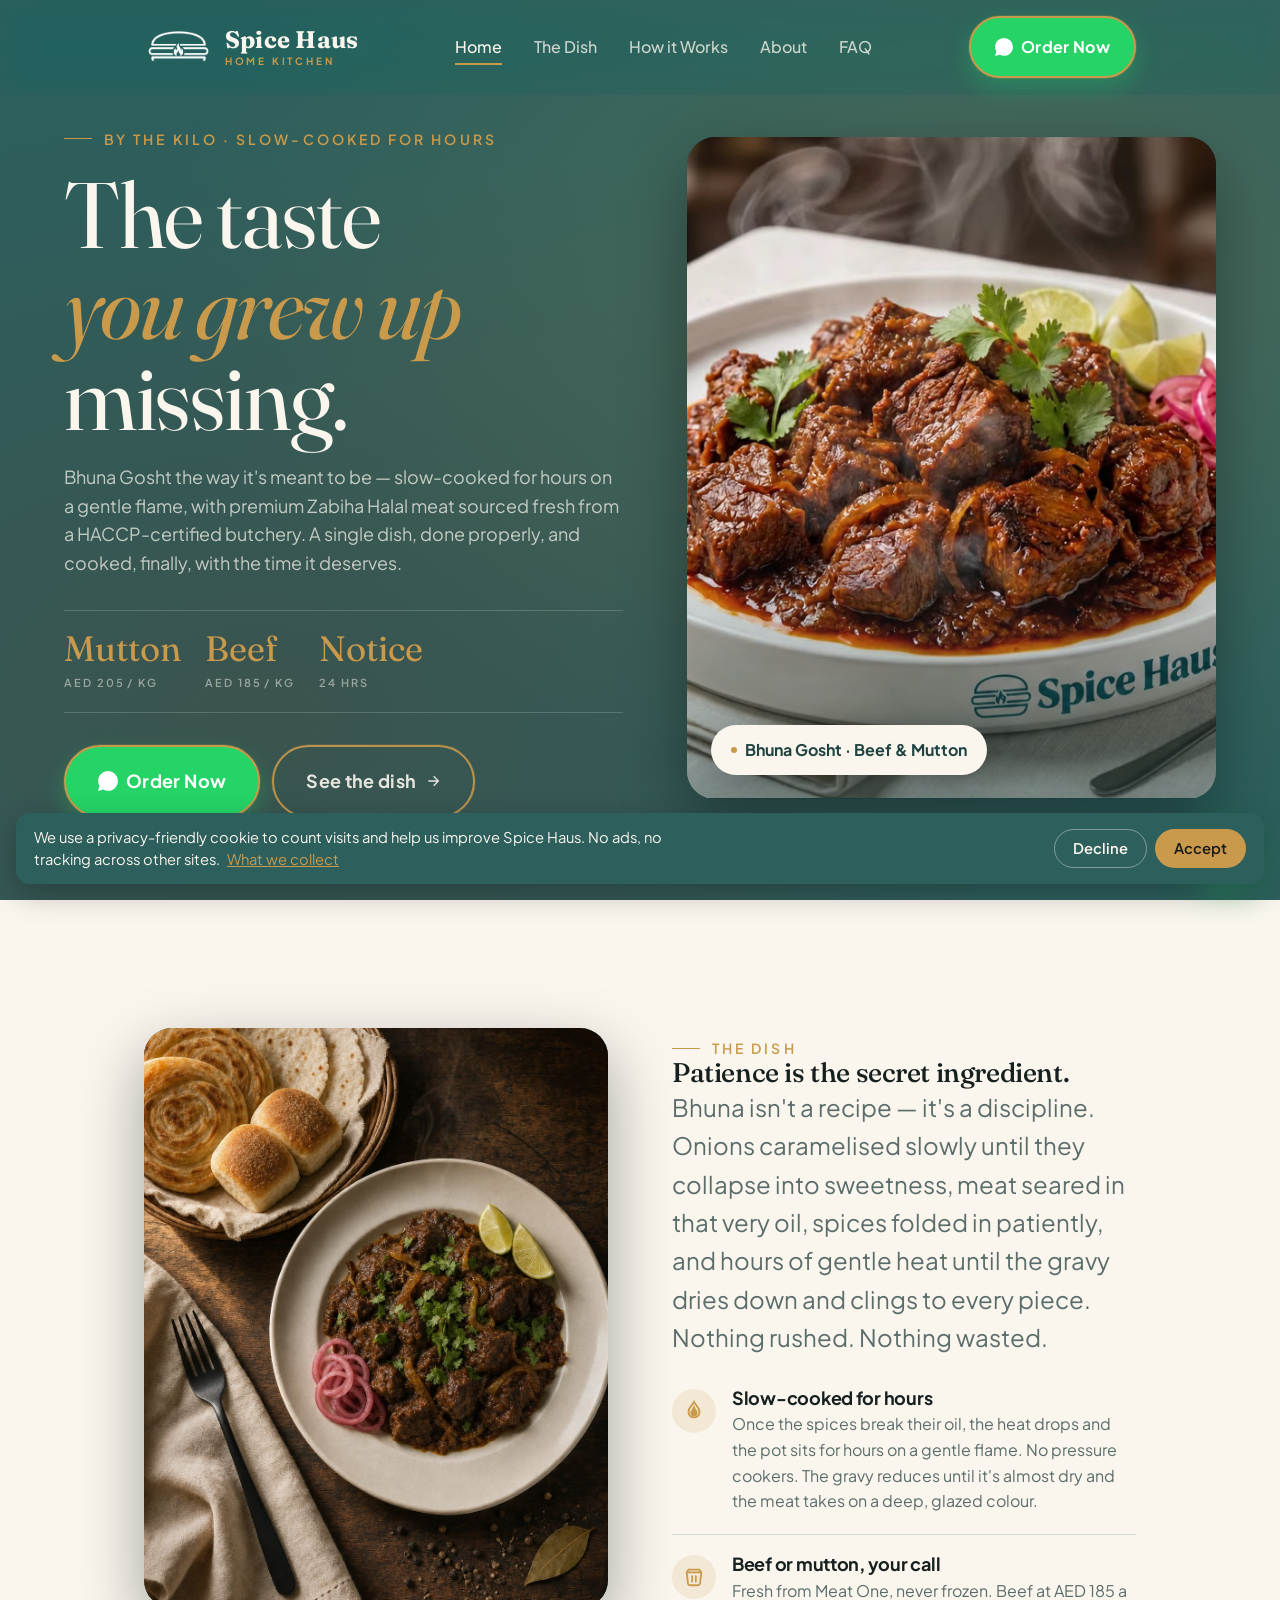
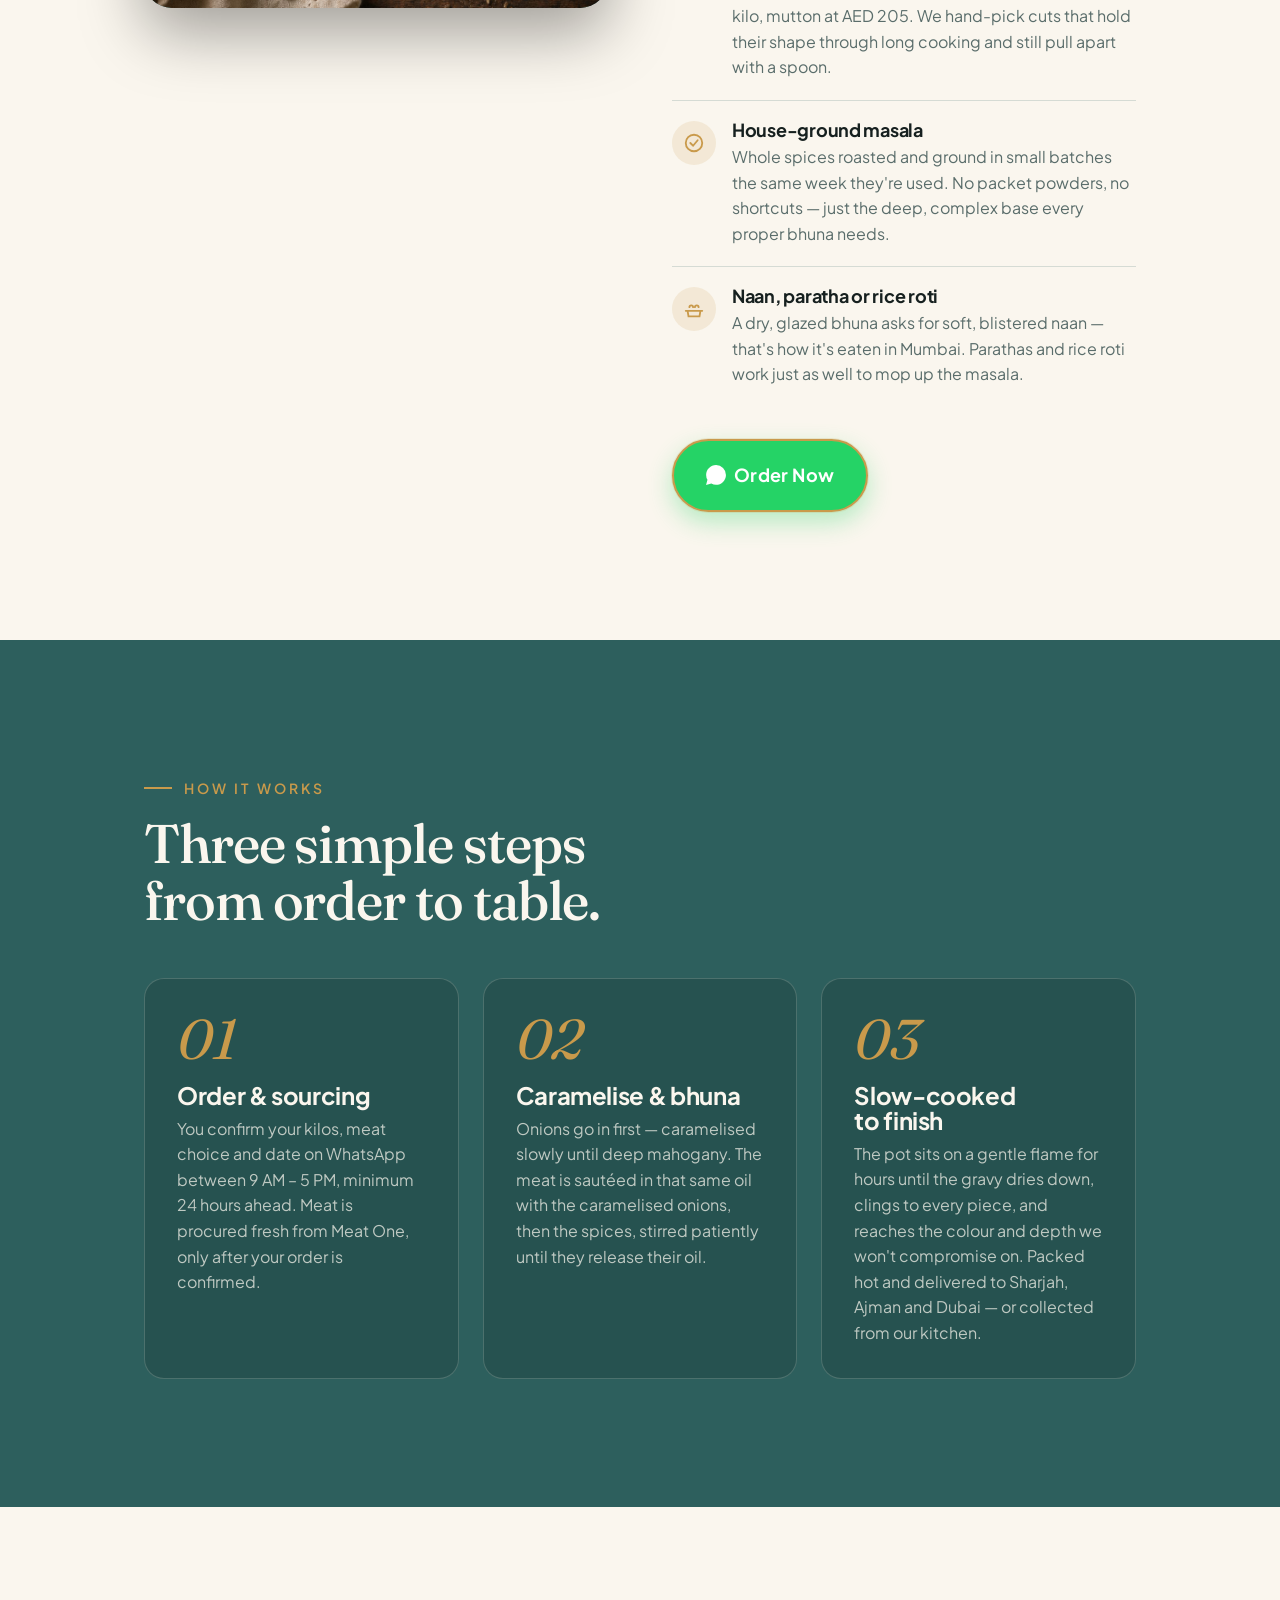
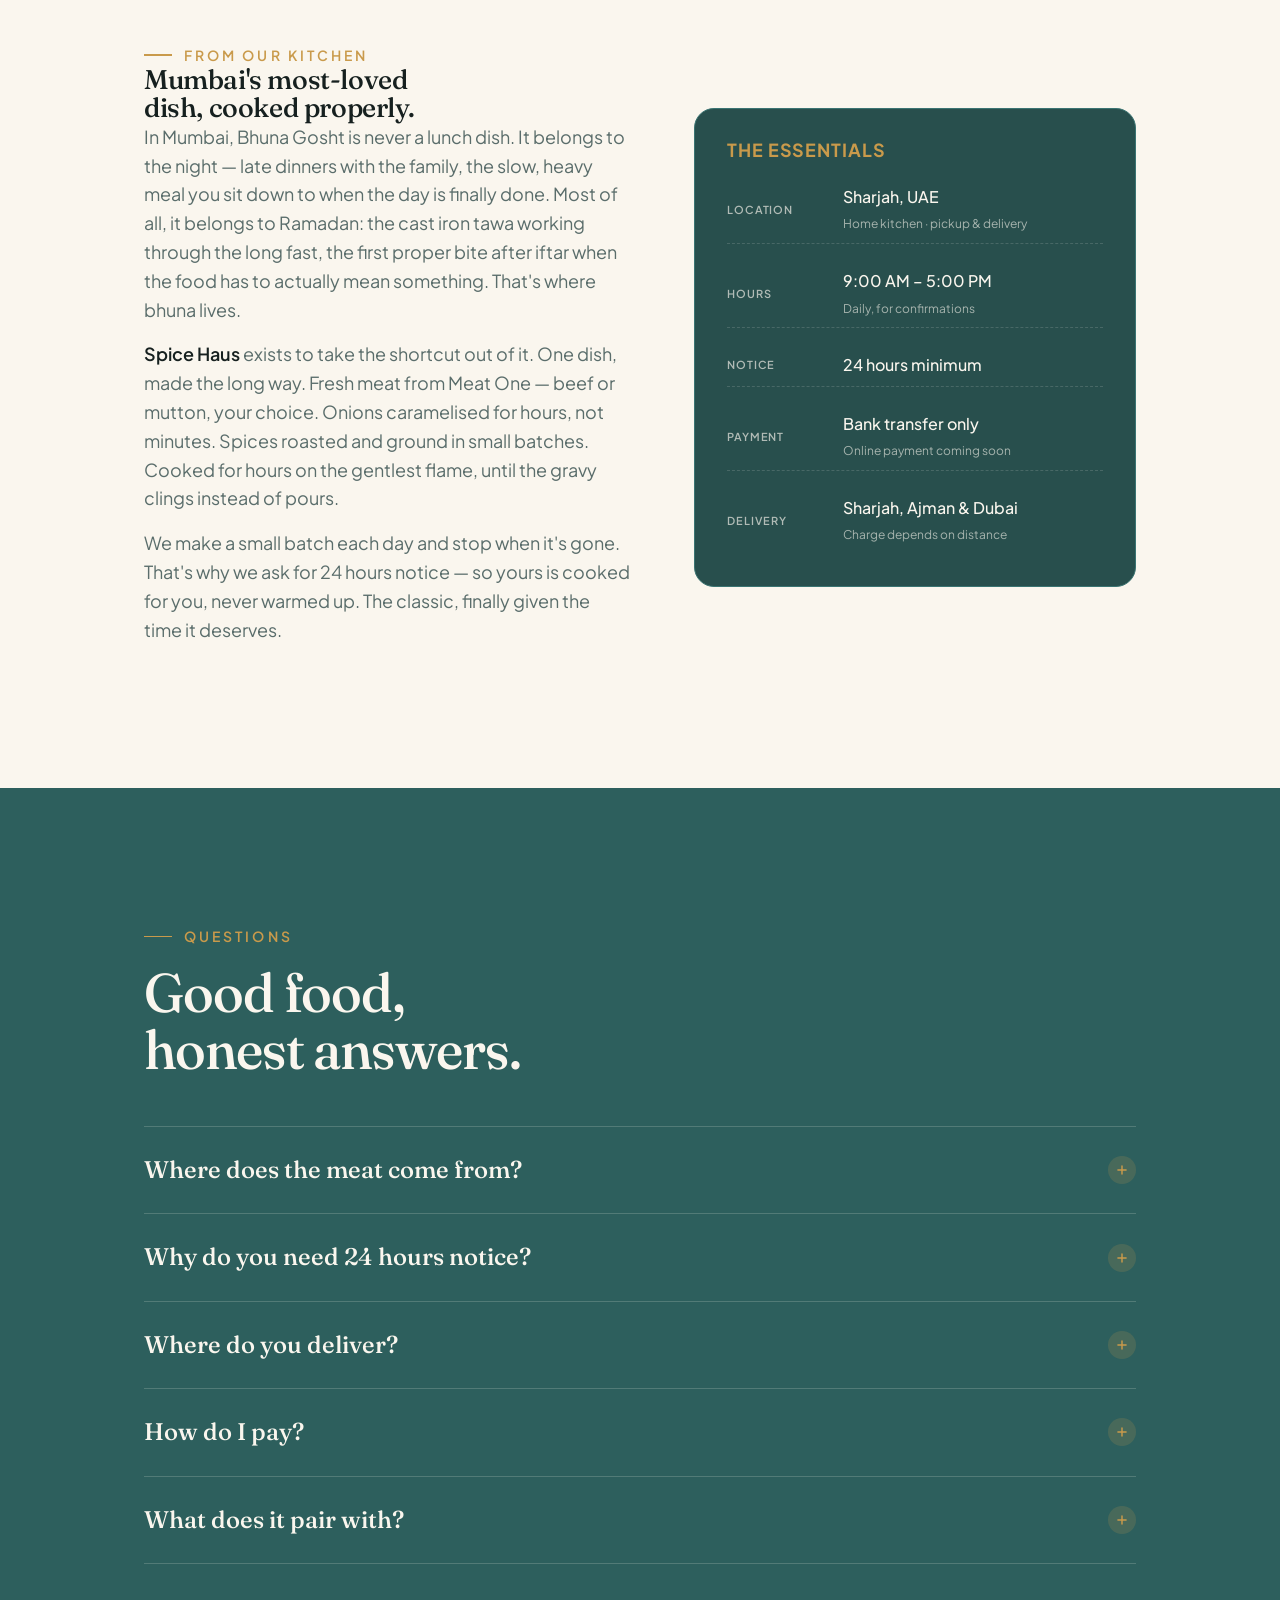
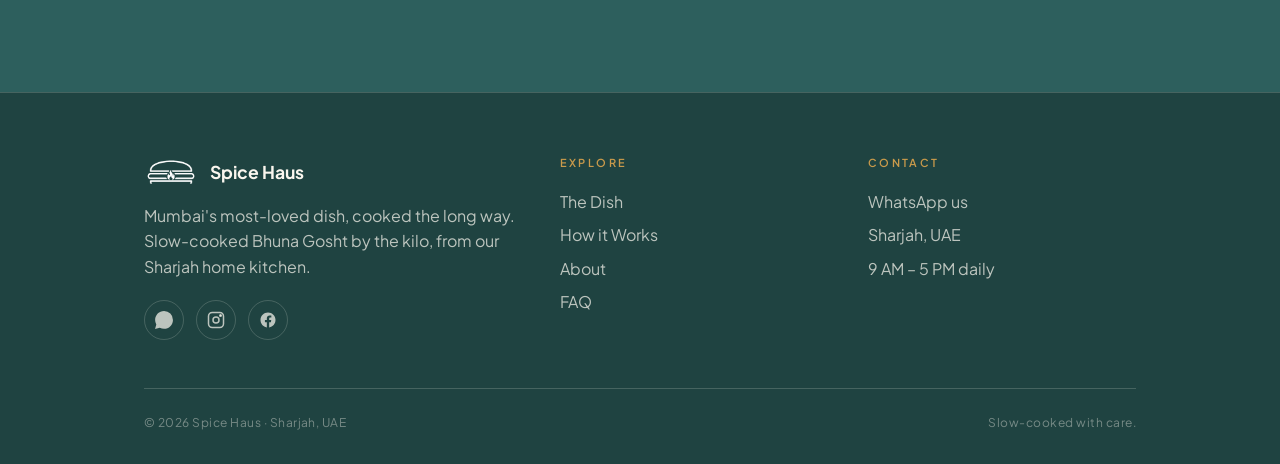
<file: index.html>
<!DOCTYPE html>
<html lang="en">
<head>
  <meta charset="UTF-8" />
  <meta name="viewport" content="width=device-width, initial-scale=1.0" />
  <meta name="theme-color" content="#2D5F5D" />
  <title>Spice Haus — Bhuna Gosht, by the kilo · Home Kitchen</title>
  <meta name="description" content="Slow-cooked Bhuna Gosht the way Mumbai eats it — over Sunday dinners, after late nights, all through Ramadan. Beef AED 185/kg, Mutton AED 205/kg. 24-hour notice. Delivery in Sharjah, Ajman and Dubai." />

  <meta property="og:title" content="Spice Haus — Bhuna Gosht by the kilo" />
  <meta property="og:description" content="Slow-cooked for hours in a rich, deep masala. Beef AED 185/kg · Mutton AED 205/kg. From our Sharjah home kitchen." />
  <meta property="og:image" content="https://spicehaus.org/assets/link-preview.jpg" />
  <meta property="og:image:width" content="1200" />
  <meta property="og:image:height" content="630" />
  <meta property="og:url" content="https://spicehaus.org/" />
  <meta property="og:type" content="website" />
  <meta name="twitter:card" content="summary_large_image" />
  <meta name="twitter:title" content="Spice Haus — Bhuna Gosht by the kilo" />
  <meta name="twitter:description" content="Slow-cooked Bhuna Gosht, by the kilo. Sharjah, Ajman & Dubai." />
  <meta name="twitter:image" content="https://spicehaus.org/assets/link-preview.jpg" />

  <link rel="icon" type="image/png" href="assets/favicon.png" />
  <link rel="apple-touch-icon" href="assets/favicon.png" />

  <link rel="preconnect" href="https://fonts.googleapis.com" />
  <link rel="preconnect" href="https://fonts.gstatic.com" crossorigin />
  <link href="https://fonts.googleapis.com/css2?family=Fraunces:ital,opsz,wght@0,9..144,400;0,9..144,500;0,9..144,600;1,9..144,400;1,9..144,500&family=Plus+Jakarta+Sans:wght@400;500;600;700;800&family=JetBrains+Mono:wght@500&display=swap" rel="stylesheet" />

  <link rel="stylesheet" href="css/style.css" />

  <!-- Google tag (gtag.js) — GA4 with Consent Mode v2 -->
  <script async src="https://www.googletagmanager.com/gtag/js?id=G-Q44MRGDBTX"></script>
  <script>
    window.dataLayer = window.dataLayer || [];
    function gtag(){dataLayer.push(arguments);}
    // Default-deny; will be granted only after user clicks Accept on the cookie banner.
    var __shConsent = null;
    try { __shConsent = localStorage.getItem('sh_consent_v1'); } catch (e) {}
    gtag('consent', 'default', {
      ad_storage:        __shConsent === 'granted' ? 'granted' : 'denied',
      analytics_storage: __shConsent === 'granted' ? 'granted' : 'denied',
      ad_user_data:      __shConsent === 'granted' ? 'granted' : 'denied',
      ad_personalization: 'denied',
      wait_for_update: 500
    });
    gtag('js', new Date());
    gtag('config', 'G-Q44MRGDBTX', { anonymize_ip: true });
  </script>
</head>
<body>
  <!-- Cookie consent banner (one-time dismiss) -->
  <div id="shCookieBanner" class="sh-cookie-banner" hidden role="region" aria-label="Cookie consent">
    <p class="sh-cookie-text">
      We use a privacy-friendly cookie to count visits and help us improve Spice Haus. No ads, no tracking across other sites.
      <a href="#" id="shCookieLearn">What we collect</a>
    </p>
    <div class="sh-cookie-actions">
      <button type="button" id="shCookieDecline" class="sh-cookie-btn ghost">Decline</button>
      <button type="button" id="shCookieAccept" class="sh-cookie-btn primary">Accept</button>
    </div>
  </div>

  <!-- ============================================
       Header
       ============================================ -->
  <header class="site-header" id="siteHeader">
    <div class="container nav">
      <a href="#home" class="brand" aria-label="Spice Haus home">
        <img class="brand-mark" src="assets/logo-burger.png" alt="" aria-hidden="true" />
        <span class="brand-stack">
          <span class="brand-name">Spice Haus</span>
          <span class="brand-tag">Home Kitchen</span>
        </span>
      </a>

      <ul class="nav-links" id="navLinks">
        <li><a href="#home" class="active">Home</a></li>
        <li><a href="#dish">The Dish</a></li>
        <li><a href="#how">How it Works</a></li>
        <li><a href="#about">About</a></li>
        <li><a href="#faq">FAQ</a></li>
      </ul>

      <button class="btn btn-wa" data-open-order type="button">
        <svg width="18" height="18" viewBox="0 0 24 24" fill="currentColor" aria-hidden="true"><path d="M.057 24l1.687-6.163a11.867 11.867 0 0 1-1.587-5.946C.16 5.335 5.495 0 12.05 0a11.817 11.817 0 0 1 8.413 3.488 11.824 11.824 0 0 1 3.48 8.414c-.003 6.557-5.338 11.892-11.893 11.892a11.9 11.9 0 0 1-5.688-1.448L.057 24z"/></svg>
        Order Now
      </button>

      <button class="nav-toggle" id="navToggle" aria-label="Menu" aria-expanded="false">
        <svg viewBox="0 0 24 24" fill="none" stroke="currentColor" stroke-width="2"><path d="M3 6h18M3 12h18M3 18h18"/></svg>
      </button>
    </div>
  </header>

  <!-- ============================================
       Hero
       ============================================ -->
  <section class="hero" id="home">
    <div class="hero-content">
      <span class="eyebrow">By the kilo · Slow-cooked for hours</span>
      <h1>The taste <em>you grew up</em><br/>missing.</h1>
      <p class="hero-sub">
        Bhuna Gosht the way it's meant to be — slow-cooked for hours on a gentle flame, with premium Zabiha Halal meat sourced fresh from a HACCP-certified butchery. A single dish, done properly, and cooked, finally, with the time it deserves.
      </p>

      <div class="hero-meta">
        <div class="stat">
          <span class="label">Mutton</span>
          <span class="num">AED 205<small>/ kg</small></span>
        </div>
        <div class="stat">
          <span class="label">Beef</span>
          <span class="num">AED 185<small>/ kg</small></span>
        </div>
        <div class="stat">
          <span class="label">Notice</span>
          <span class="num">24 hrs</span>
        </div>
      </div>

      <div class="hero-ctas">
        <button class="btn btn-wa btn-lg" data-open-order type="button">
          <svg width="20" height="20" viewBox="0 0 24 24" fill="currentColor"><path d="M.057 24l1.687-6.163a11.867 11.867 0 0 1-1.587-5.946C.16 5.335 5.495 0 12.05 0a11.817 11.817 0 0 1 8.413 3.488 11.824 11.824 0 0 1 3.48 8.414c-.003 6.557-5.338 11.892-11.893 11.892a11.9 11.9 0 0 1-5.688-1.448L.057 24z"/></svg>
          Order Now
        </button>
        <a class="btn btn-ghost btn-lg" href="#dish">
          See the dish
          <svg width="16" height="16" viewBox="0 0 24 24" fill="none" stroke="currentColor" stroke-width="2"><path d="M5 12h14M13 5l7 7-7 7"/></svg>
        </a>
      </div>
    </div>

    <div class="hero-media">
      <div class="hero-video">
        <video autoplay muted loop playsinline poster="assets/bhuna-poster.jpg" preload="metadata">
          <source src="assets/bhuna-hero.webm" type="video/webm" />
          <source src="assets/bhuna-hero.mp4" type="video/mp4" />
          <img src="assets/bhuna-still.jpg" alt="A plate of slow-cooked bhuna gosht with onions, coriander, lime and pickled red onion" />
        </video>
        <div class="hero-price-tag">
          <span class="dot"></span>
          Bhuna Gosht · Beef &amp; Mutton
        </div>
      </div>
    </div>
  </section>

  <!-- ============================================
       The Dish (cream surface)
       ============================================ -->
  <section class="dish surface-cream" id="dish">
    <div class="container">
      <div class="dish-grid">
        <div class="dish-image reveal">
          <img src="assets/bhuna-still.jpg" alt="Close-up of glossy bhuna gosht with tender meat cubes in dark, rich masala, finished with fresh coriander and pickled onions" />
        </div>

        <div class="dish-text reveal">
          <span class="eyebrow">The Dish</span>
          <h2>Patience is the secret ingredient.</h2>
          <p class="section-intro">
            Bhuna isn't a recipe — it's a discipline. Onions caramelised slowly until they collapse into sweetness, meat seared in that very oil, spices folded in patiently, and hours of gentle heat until the gravy dries down and clings to every piece. Nothing rushed. Nothing wasted.
          </p>

          <div class="dish-points">
            <div class="dish-point">
              <span class="icon" aria-hidden="true">
                <svg viewBox="0 0 24 24" fill="none" stroke="currentColor" stroke-width="2" stroke-linecap="round"><path d="M12 2 C 14 6, 18 8, 18 13 C 18 17, 15 19, 12 19 C 9 19, 6 17, 6 13 C 6 8, 10 6, 12 2 Z"/><path d="M12 8 C 13 11, 15 12, 15 14 C 15 16, 13.5 17, 12 17 C 10.5 17, 9 16, 9 14 C 9 12, 11 11, 12 8 Z" fill="currentColor"/></svg>
              </span>
              <div>
                <h4>Slow-cooked for hours</h4>
                <p>Once the spices break their oil, the heat drops and the pot sits for hours on a gentle flame. No pressure cookers. The gravy reduces until it's almost dry and the meat takes on a deep, glazed colour.</p>
              </div>
            </div>

            <div class="dish-point">
              <span class="icon" aria-hidden="true">
                <svg viewBox="0 0 24 24" fill="none" stroke="currentColor" stroke-width="2" stroke-linecap="round"><path d="M4 7l1.5 12.5a2 2 0 0 0 2 1.5h9a2 2 0 0 0 2-1.5L20 7M4 7h16M4 7l2-3h12l2 3"/><path d="M10 11v6M14 11v6"/></svg>
              </span>
              <div>
                <h4>Beef or mutton, your call</h4>
                <p>Fresh from Meat One, never frozen. Beef at AED 185 a kilo, mutton at AED 205. We hand-pick cuts that hold their shape through long cooking and still pull apart with a spoon.</p>
              </div>
            </div>

            <div class="dish-point">
              <span class="icon" aria-hidden="true">
                <svg viewBox="0 0 24 24" fill="none" stroke="currentColor" stroke-width="2" stroke-linecap="round"><circle cx="12" cy="12" r="9"/><path d="M8 12 L11 15 L16 9"/></svg>
              </span>
              <div>
                <h4>House-ground masala</h4>
                <p>Whole spices roasted and ground in small batches the same week they're used. No packet powders, no shortcuts — just the deep, complex base every proper bhuna needs.</p>
              </div>
            </div>

            <div class="dish-point">
              <span class="icon" aria-hidden="true">
                <svg viewBox="0 0 24 24" fill="none" stroke="currentColor" stroke-width="2" stroke-linecap="round"><path d="M3 14h18M5 14l1 6h12l1-6M7 10a2 2 0 1 1 4 0M13 10a2 2 0 1 1 4 0"/></svg>
              </span>
              <div>
                <h4>Naan, paratha or rice roti</h4>
                <p>A dry, glazed bhuna asks for soft, blistered naan — that's how it's eaten in Mumbai. Parathas and rice roti work just as well to mop up the masala.</p>
              </div>
            </div>
          </div>

          <div style="margin-top: var(--space-8);">
            <button class="btn btn-wa btn-lg" data-open-order type="button">
              <svg width="20" height="20" viewBox="0 0 24 24" fill="currentColor"><path d="M.057 24l1.687-6.163a11.867 11.867 0 0 1-1.587-5.946C.16 5.335 5.495 0 12.05 0a11.817 11.817 0 0 1 8.413 3.488 11.824 11.824 0 0 1 3.48 8.414c-.003 6.557-5.338 11.892-11.893 11.892a11.9 11.9 0 0 1-5.688-1.448L.057 24z"/></svg>
              Order Now
            </button>
          </div>
        </div>
      </div>
    </div>
  </section>

  <!-- ============================================
       How it works
       ============================================ -->
  <section class="how" id="how">
    <div class="container">
      <div class="section-header reveal">
        <span class="eyebrow">How it Works</span>
        <h2>Three simple steps from order to table.</h2>
      </div>

      <div class="steps">
        <div class="step reveal">
          <div class="step-num">01</div>
          <h3>Order &amp; sourcing</h3>
          <p>You confirm your kilos, meat choice and date on WhatsApp between 9 AM – 5 PM, minimum 24 hours ahead. Meat is procured fresh from Meat One, only after your order is confirmed.</p>
        </div>
        <div class="step reveal">
          <div class="step-num">02</div>
          <h3>Caramelise &amp; bhuna</h3>
          <p>Onions go in first — caramelised slowly until deep mahogany. The meat is sautéed in that same oil with the caramelised onions, then the spices, stirred patiently until they release their oil.</p>
        </div>
        <div class="step reveal">
          <div class="step-num">03</div>
          <h3>Slow-cooked to finish</h3>
          <p>The pot sits on a gentle flame for hours until the gravy dries down, clings to every piece, and reaches the colour and depth we won't compromise on. Packed hot and delivered to Sharjah, Ajman and Dubai — or collected from our kitchen.</p>
        </div>
      </div>
    </div>
  </section>

  <!-- ============================================
       About (cream)
       ============================================ -->
  <section class="about surface-cream" id="about">
    <div class="container">
      <div class="about-grid">
        <div class="about-text reveal">
          <span class="eyebrow">From Our Kitchen</span>
          <h2>Mumbai's most-loved dish, cooked properly.</h2>
          <p>
            In Mumbai, Bhuna Gosht is never a lunch dish. It belongs to the night — late dinners with the family, the slow, heavy meal you sit down to when the day is finally done. Most of all, it belongs to Ramadan: the cast iron tawa working through the long fast, the first proper bite after iftar when the food has to actually mean something. That's where bhuna lives.
          </p>
          <p>
            <strong>Spice Haus</strong> exists to take the shortcut out of it. One dish, made the long way. Fresh meat from Meat One — beef or mutton, your choice. Onions caramelised for hours, not minutes. Spices roasted and ground in small batches. Cooked for hours on the gentlest flame, until the gravy clings instead of pours.
          </p>
          <p>
            We make a small batch each day and stop when it's gone. That's why we ask for 24 hours notice — so yours is cooked for you, never warmed up. The classic, finally given the time it deserves.
          </p>
        </div>

        <div class="about-card reveal">
          <h3>The Essentials</h3>
          <div class="about-card-list">
            <div class="about-card-item"><span class="key">Location</span><span class="val">Sharjah, UAE<br/><span style="color: rgba(250,246,238,0.6); font-weight:400; font-size: 12px;">Home kitchen · pickup &amp; delivery</span></span></div>
            <div class="about-card-item"><span class="key">Hours</span><span class="val">9:00 AM – 5:00 PM<br/><span style="color: rgba(250,246,238,0.6); font-weight:400; font-size: 12px;">Daily, for confirmations</span></span></div>
            <div class="about-card-item"><span class="key">Notice</span><span class="val">24 hours minimum</span></div>
            <div class="about-card-item"><span class="key">Payment</span><span class="val">Bank transfer only<br/><span style="color: rgba(250,246,238,0.6); font-weight:400; font-size: 12px;">Online payment coming soon</span></span></div>
            <div class="about-card-item"><span class="key">Delivery</span><span class="val">Sharjah, Ajman &amp; Dubai<br/><span style="color: rgba(250,246,238,0.6); font-weight:400; font-size: 12px;">Charge depends on distance</span></span></div>
          </div>
        </div>
      </div>
    </div>
  </section>

  <!-- ============================================
       FAQ
       ============================================ -->
  <section class="faq" id="faq">
    <div class="container">
      <div class="section-header reveal">
        <span class="eyebrow">Questions</span>
        <h2>Good food, honest answers.</h2>
      </div>

      <div class="faq-list">
        <div class="faq-item">
          <button class="faq-q" type="button" aria-expanded="false">
            Where does the meat come from?
            <span class="ico" aria-hidden="true"><svg viewBox="0 0 24 24" width="14" height="14" fill="none" stroke="currentColor" stroke-width="2.5" stroke-linecap="round"><path d="M12 5v14M5 12h14"/></svg></span>
          </button>
          <div class="faq-a">
            <div class="faq-a-inner">
              <p>We source all our beef and mutton from <strong>Meat One</strong> — a premium Zabiha Halal butchery trusted across the UAE since 2011. Fresh, hygienic and never frozen, from their HACCP-certified facility. We hand-pick the cuts that hold their shape through long, slow cooking.</p>
              <a class="supplier-card" href="https://meatone.ae" target="_blank" rel="noopener noreferrer" aria-label="Visit Meat One website">
                <img src="assets/meatone-logo.png" alt="Meat One" />
                <div class="supplier-card-text">
                  <span class="supplier-card-label">Our supplier</span>
                  <span class="supplier-card-name">Meat One &middot; Zabiha Halal &middot; Fresh, never frozen</span>
                </div>
              </a>
            </div>
          </div>
        </div>

        <div class="faq-item">
          <button class="faq-q" type="button" aria-expanded="false">
            Why do you need 24 hours notice?
            <span class="ico" aria-hidden="true"><svg viewBox="0 0 24 24" width="14" height="14" fill="none" stroke="currentColor" stroke-width="2.5" stroke-linecap="round"><path d="M12 5v14M5 12h14"/></svg></span>
          </button>
          <div class="faq-a">
            <div class="faq-a-inner">Every kilo is cooked fresh, made to order. Nothing sits in a freezer waiting for a buyer. Once you confirm, we order the meat from Meat One the same morning, caramelise the onions for over an hour, bhuna the masala until it releases its oil, and let it sit on a low flame through the night until the gravy dries down and clings to every piece. That's why we need 24 hours &mdash; so what you eat tomorrow is cooked, today, for you.</div>
          </div>
        </div>

        <div class="faq-item">
          <button class="faq-q" type="button" aria-expanded="false">
            Where do you deliver?
            <span class="ico" aria-hidden="true"><svg viewBox="0 0 24 24" width="14" height="14" fill="none" stroke="currentColor" stroke-width="2.5" stroke-linecap="round"><path d="M12 5v14M5 12h14"/></svg></span>
          </button>
          <div class="faq-a">
            <div class="faq-a-inner">For now, we deliver across <strong>Ajman, Sharjah and Dubai</strong>. Pickup from our Sharjah home kitchen is always free. Delivery is a flat AED 25, anywhere across the three emirates. Abu Dhabi and the Northern Emirates are on our list, but not live yet.</div>
          </div>
        </div>

        <div class="faq-item">
          <button class="faq-q" type="button" aria-expanded="false">
            How do I pay?
            <span class="ico" aria-hidden="true"><svg viewBox="0 0 24 24" width="14" height="14" fill="none" stroke="currentColor" stroke-width="2.5" stroke-linecap="round"><path d="M12 5v14M5 12h14"/></svg></span>
          </button>
          <div class="faq-a">
            <div class="faq-a-inner">Bank transfer only, for now. Once your order is confirmed on WhatsApp, we'll share our account details privately. Online payment is coming soon &mdash; we're keeping things simple in the early days.</div>
          </div>
        </div>

        <div class="faq-item">
          <button class="faq-q" type="button" aria-expanded="false">
            What does it pair with?
            <span class="ico" aria-hidden="true"><svg viewBox="0 0 24 24" width="14" height="14" fill="none" stroke="currentColor" stroke-width="2.5" stroke-linecap="round"><path d="M12 5v14M5 12h14"/></svg></span>
          </button>
          <div class="faq-a">
            <div class="faq-a-inner">A glazed, dry bhuna is built for breads that mop up the masala. Our favourites: <strong>Mumbai naan</strong>, <strong>rice roti</strong>, <strong>Kerala paratha</strong>, and a warm <strong>French bread</strong> torn at the table. Each one earns its place.</div>
          </div>
        </div>
      </div>
    </div>
  </section>

  <!-- ============================================
       Footer
       ============================================ -->
  <footer class="footer">
    <div class="container">
      <div class="footer-grid">
        <div>
          <div class="footer-brand">
            <img src="assets/logo-burger.png" alt="" aria-hidden="true" style="width:54px;height:auto;" />
            <span style="font-weight:700; font-size: 1.1rem;">Spice Haus</span>
          </div>
          <p>Mumbai's most-loved dish, cooked the long way. Slow-cooked Bhuna Gosht by the kilo, from our Sharjah home kitchen.</p>
          <div class="footer-socials" style="margin-top: var(--space-5);">
            <a href="#" data-wa aria-label="WhatsApp" rel="noopener"><svg viewBox="0 0 24 24" fill="currentColor"><path d="M.057 24l1.687-6.163a11.867 11.867 0 0 1-1.587-5.946C.16 5.335 5.495 0 12.05 0a11.817 11.817 0 0 1 8.413 3.488 11.824 11.824 0 0 1 3.48 8.414c-.003 6.557-5.338 11.892-11.893 11.892a11.9 11.9 0 0 1-5.688-1.448L.057 24z"/></svg></a>
            <a href="https://instagram.com/spicehaus.uae" target="_blank" rel="noopener" aria-label="Instagram"><svg viewBox="0 0 24 24" fill="none" stroke="currentColor" stroke-width="2"><rect x="2" y="2" width="20" height="20" rx="5"/><circle cx="12" cy="12" r="4"/><circle cx="18" cy="6" r="1" fill="currentColor"/></svg></a>
            <a href="https://www.facebook.com/profile.php?id=61590814074560" target="_blank" rel="noopener" aria-label="Facebook"><svg viewBox="0 0 24 24" fill="currentColor"><path d="M22 12c0-5.523-4.477-10-10-10S2 6.477 2 12c0 4.99 3.657 9.128 8.438 9.878v-6.987h-2.54V12h2.54V9.797c0-2.506 1.492-3.89 3.777-3.89c1.094 0 2.238.195 2.238.195v2.46h-1.26c-1.243 0-1.63.771-1.63 1.562V12h2.773l-.443 2.89h-2.33v6.988C18.343 21.128 22 16.991 22 12"/></svg></a>
          </div>
        </div>

        <div>
          <h4>Explore</h4>
          <ul>
            <li><a href="#dish">The Dish</a></li>
            <li><a href="#how">How it Works</a></li>
            <li><a href="#about">About</a></li>
            <li><a href="#faq">FAQ</a></li>
          </ul>
        </div>

        <div>
          <h4>Contact</h4>
          <ul>
            <li><a href="#" data-wa>WhatsApp us</a></li>
            <li>Sharjah, UAE</li>
            <li>9 AM – 5 PM daily</li>
          </ul>
        </div>
      </div>

      <div class="footer-bottom">
        <span>© 2026 Spice Haus · Sharjah, UAE</span>
        <span>Slow-cooked with care.</span>
      </div>
    </div>
  </footer>

  <!-- Floating WhatsApp button -->
  <button class="fab-wa" data-open-order aria-label="Order on WhatsApp">
    <svg viewBox="0 0 24 24" fill="currentColor"><path d="M.057 24l1.687-6.163a11.867 11.867 0 0 1-1.587-5.946C.16 5.335 5.495 0 12.05 0a11.817 11.817 0 0 1 8.413 3.488 11.824 11.824 0 0 1 3.48 8.414c-.003 6.557-5.338 11.892-11.893 11.892a11.9 11.9 0 0 1-5.688-1.448L.057 24zm6.597-3.807c1.676.995 3.276 1.591 5.392 1.592 5.448 0 9.886-4.434 9.889-9.885.002-5.462-4.415-9.89-9.881-9.892-5.452 0-9.887 4.434-9.889 9.884-.001 2.225.651 3.891 1.746 5.634l-.999 3.648 3.742-.981zm11.387-5.464c-.074-.124-.272-.198-.57-.347-.297-.149-1.758-.868-2.031-.967-.272-.099-.47-.149-.669.149-.198.297-.768.967-.941 1.165-.173.198-.347.223-.644.074-.297-.149-1.255-.462-2.39-1.475-.883-.788-1.48-1.761-1.653-2.059-.173-.297-.018-.458.13-.606.134-.133.297-.347.446-.521.151-.172.2-.296.3-.495.099-.198.05-.372-.025-.521-.075-.148-.669-1.611-.916-2.206-.242-.579-.487-.501-.669-.51l-.57-.01c-.198 0-.52.074-.792.372s-1.04 1.016-1.04 2.479 1.065 2.876 1.213 3.074c.149.198 2.095 3.2 5.076 4.487.709.306 1.263.489 1.694.626.712.226 1.36.194 1.872.118.571-.085 1.758-.719 2.006-1.413.248-.695.248-1.29.173-1.414z"/></svg>
  </button>

  <!-- ============================================
       ORDER MODAL
       ============================================ -->
  <div class="modal" id="orderModal" role="dialog" aria-modal="true" aria-labelledby="orderTitle">
    <div class="modal-dialog">
      <div class="modal-head">
        <div>
          <h3 id="orderTitle">Reserve your bhuna gosht</h3>
          <p>Beef AED 185 · Mutton AED 205 · per kg, slow-cooked just for you</p>
        </div>

        <!-- Charity seal: 10% of every order goes to those in need.
             Outer ring rotates; center stays still for readability. -->
        <div class="charity-seal" aria-label="10 percent of every order is donated to those in need" title="10% of every order is donated to those in need">
          <!-- ROTATING RING (text only, no dashed circle) -->
          <svg class="seal-ring" viewBox="0 0 200 200" width="130" height="130" aria-hidden="true">
            <defs>
              <!-- Text path radius 66 — well inside the gold border at 95 + stroke 2,
                   giving ~20px breathing room on the outside and room for descenders. -->
              <path id="sealCircle" d="M 100, 100 m -66, 0 a 66,66 0 1,1 132,0 a 66,66 0 1,1 -132,0"/>
            </defs>
            <!-- Outer brass border -->
            <circle cx="100" cy="100" r="95" fill="#1F4F4D" stroke="#C99A4B" stroke-width="2"/>
            <!-- Inner faint guide ring (optional finish line) -->
            <circle cx="100" cy="100" r="82" fill="none" stroke="#C99A4B" stroke-width="0.8" opacity="0.35"/>
            <text fill="#F1D89E" font-size="14" font-weight="800" letter-spacing="2">
              <!-- Stars separate the two phrases so they never butt together at the loop seam -->
              <textPath href="#sealCircle" startOffset="0%">10% FOR THOSE IN NEED ★ EVERY ORDER GIVES BACK ★ </textPath>
            </text>
          </svg>
          <!-- STATIC CENTER -->
          <svg class="seal-center" viewBox="0 0 200 200" width="130" height="130" aria-hidden="true">
            <g transform="translate(100,100)" fill="#F1D89E" text-anchor="middle">
              <text font-size="34" font-weight="800" y="-4">10%</text>
              <text font-size="10" font-weight="700" letter-spacing="1.5" y="14">GIVES BACK</text>
              <text font-size="10" font-weight="700" letter-spacing="1.5" y="27">TO THE NEEDY</text>
            </g>
          </svg>
        </div>

        <button class="modal-close" id="closeModal" aria-label="Close">
          <svg width="22" height="22" viewBox="0 0 24 24" fill="none" stroke="currentColor" stroke-width="2" stroke-linecap="round"><path d="M6 6l12 12M18 6L6 18"/></svg>
        </button>
      </div>

      <form class="modal-body" id="orderForm" novalidate>

        <div class="form-error" id="formError" role="alert"></div>

        <div class="form-grid">
          <div class="form-field full">
            <label for="o-phone">WhatsApp number <span class="req">*</span></label>
            <div class="input-with-spinner">
              <input type="tel" id="o-phone" name="phone" required inputmode="tel" placeholder="+971 50 123 4567" autocomplete="tel" />
              <span class="input-spinner" id="phoneSpinner" hidden aria-hidden="true"></span>
            </div>
            <span class="form-help" id="phone-help">We'll only message you about this order.</span>
            <span class="prefill-hint" id="prefillHint" hidden>
              <svg width="14" height="14" viewBox="0 0 24 24" fill="none" stroke="currentColor" stroke-width="2.5" stroke-linecap="round" stroke-linejoin="round"><polyline points="20 6 9 17 4 12"/></svg>
              <span id="prefillHintText">Welcome back to Spice Haus — thanks for ordering with us again.</span>
            </span>
          </div>

          <div class="form-field half">
            <label for="o-first-name">First name <span class="req">*</span></label>
            <input type="text" id="o-first-name" name="first_name" required autocomplete="given-name" placeholder="First name" />
          </div>

          <div class="form-field half">
            <label for="o-last-name">Last name <span class="req">*</span></label>
            <input type="text" id="o-last-name" name="last_name" required autocomplete="family-name" placeholder="Last name" />
          </div>

          <div class="form-field full">
            <label>Choose your meat <span class="req">*</span></label>
            <div class="toggle-group" role="radiogroup" aria-label="Beef or Mutton">
              <input type="radio" id="m-beef" name="meat" value="Beef" checked />
              <label for="m-beef">Beef (AED 185/kg)</label>
              <input type="radio" id="m-mutton" name="meat" value="Mutton" />
              <label for="m-mutton">Mutton (AED 205/kg)</label>
            </div>
          </div>

          <div class="form-field">
            <label for="o-qty">Quantity (kg) <span class="req">*</span></label>
            <select id="o-qty" name="quantity" required>
              <option value="1">1 kg</option>
              <option value="2">2 kg</option>
              <option value="3">3 kg</option>
              <option value="4">4 kg</option>
              <option value="5">5 kg (call ahead)</option>
            </select>
          </div>

          <div class="form-field">
            <label for="o-date">Pickup / Delivery date <span class="req">*</span></label>
            <input type="date" id="o-date" name="date" required />
            <span class="form-help" id="dateHelp">Minimum 24 hours notice.</span>
          </div>

          <div class="form-field full">
            <label>Pickup or Delivery <span class="req">*</span></label>
            <div class="toggle-group" role="radiogroup" aria-label="Pickup or delivery">
              <input type="radio" id="m-pickup" name="method" value="Pickup" checked />
              <label for="m-pickup">Pickup (Free)</label>
              <input type="radio" id="m-delivery" name="method" value="Delivery" />
              <label for="m-delivery">Delivery</label>
            </div>
          </div>

          <div class="form-field full" id="addressField" hidden>
            <label for="o-address">Delivery address <span class="req">*</span></label>
            <textarea id="o-address" name="address" placeholder="Building, street, area"></textarea>
            <span class="form-help" style="margin-bottom:12px">Flat AED 25 delivery fee.</span>

            <div class="form-field" style="margin-top:12px">
              <label for="o-city">City <span class="req">*</span></label>
              <select id="o-city" name="city">
                <option value="" disabled selected>Select your emirate</option>
                <option value="Sharjah">Sharjah</option>
                <option value="Ajman">Ajman</option>
                <option value="Dubai">Dubai</option>
              </select>
              <span class="form-help">We currently deliver to Sharjah, Ajman and Dubai only.</span>
            </div>
          </div>

          <div class="form-field full">
            <label for="o-time" id="timeLabel">Pickup time <span class="req">*</span></label>
            <input type="time" id="o-time" name="preferred_time" min="12:00" max="23:00" step="900" required />
            <span class="form-help">Available between 12:00 PM and 11:00 PM.</span>
          </div>

          <div class="form-field full">
            <label for="o-notes">Anything else? (optional)</label>
            <textarea id="o-notes" name="notes" placeholder="Spice level, special requests, dietary notes..."></textarea>
          </div>
        </div>

        <div class="order-summary" aria-live="polite">
          <div class="order-summary-row"><span><span id="sum-meat">Beef</span> Bhuna Gosht × <span id="sum-qty">1</span> kg</span><span>AED <span id="sum-subtotal">185</span></span></div>
          <div class="order-summary-row" id="sum-delivery-row" hidden><span>Delivery fee</span><span id="sum-delivery">AED 25</span></div>
          <div class="order-summary-row total"><span>Total</span><span>AED <span id="sum-total">185</span></span></div>
          <div class="charity-note" aria-live="polite">
            <!-- Charity icon: heart held above an open palm — clear giving/receiving symbol.
                 (Solar icons, MIT licensed — heart on top, open hand below) -->
            <svg class="charity-hands" xmlns="http://www.w3.org/2000/svg" viewBox="0 0 24 24" width="44" height="44" fill="currentColor" aria-hidden="true"><path d="M7 4.83c0 1.547 1.726 3.178 3.15 4.26c.799.606 1.198.91 1.85.91s1.051-.304 1.85-.91C15.274 8.007 17 6.376 17 4.83c0-2.79-2.75-3.833-5-1.677C9.75.997 7 2.039 7 4.829m-.74 16.559H6c-.943 0-1.414 0-1.707-.293C4 20.804 4 20.332 4 19.389v-1.112c0-.518 0-.777.133-1.009s.334-.348.736-.582c2.646-1.539 6.403-2.405 8.91-.91q.253.151.45.368a1.49 1.49 0 0 1-.126 2.134a1 1 0 0 1-.427.24q.18-.021.345-.047c.911-.145 1.676-.633 2.376-1.162l1.808-1.365a1.89 1.89 0 0 1 2.22 0c.573.433.749 1.146.386 1.728c-.423.678-1.019 1.545-1.591 2.075s-1.426 1.004-2.122 1.34c-.772.373-1.624.587-2.491.728c-1.758.284-3.59.24-5.33-.118a15 15 0 0 0-3.017-.308"/></svg>
            <span><strong>AED <span id="charity-amount">18.50</span></strong> from this order goes to someone in need — food, shelter, medicine, or whatever helps most. <em>Every order, a small good deed.</em></span>
          </div>
        </div>
      </form>

      <div class="modal-foot">
        <button class="btn btn-wa btn-lg" id="submitOrder" type="button">
          <svg width="20" height="20" viewBox="0 0 24 24" fill="currentColor"><path d="M.057 24l1.687-6.163a11.867 11.867 0 0 1-1.587-5.946C.16 5.335 5.495 0 12.05 0a11.817 11.817 0 0 1 8.413 3.488 11.824 11.824 0 0 1 3.48 8.414c-.003 6.557-5.338 11.892-11.893 11.892a11.9 11.9 0 0 1-5.688-1.448L.057 24z"/></svg>
          <span class="btn-label">Continue on WhatsApp</span>
        </button>
        <span class="small">By continuing, your order details are saved and a WhatsApp chat opens to confirm.</span>
      </div>
    </div>
  </div>

  <script src="js/main.js?v=20260520a"></script>
</body>
</html>
</file>
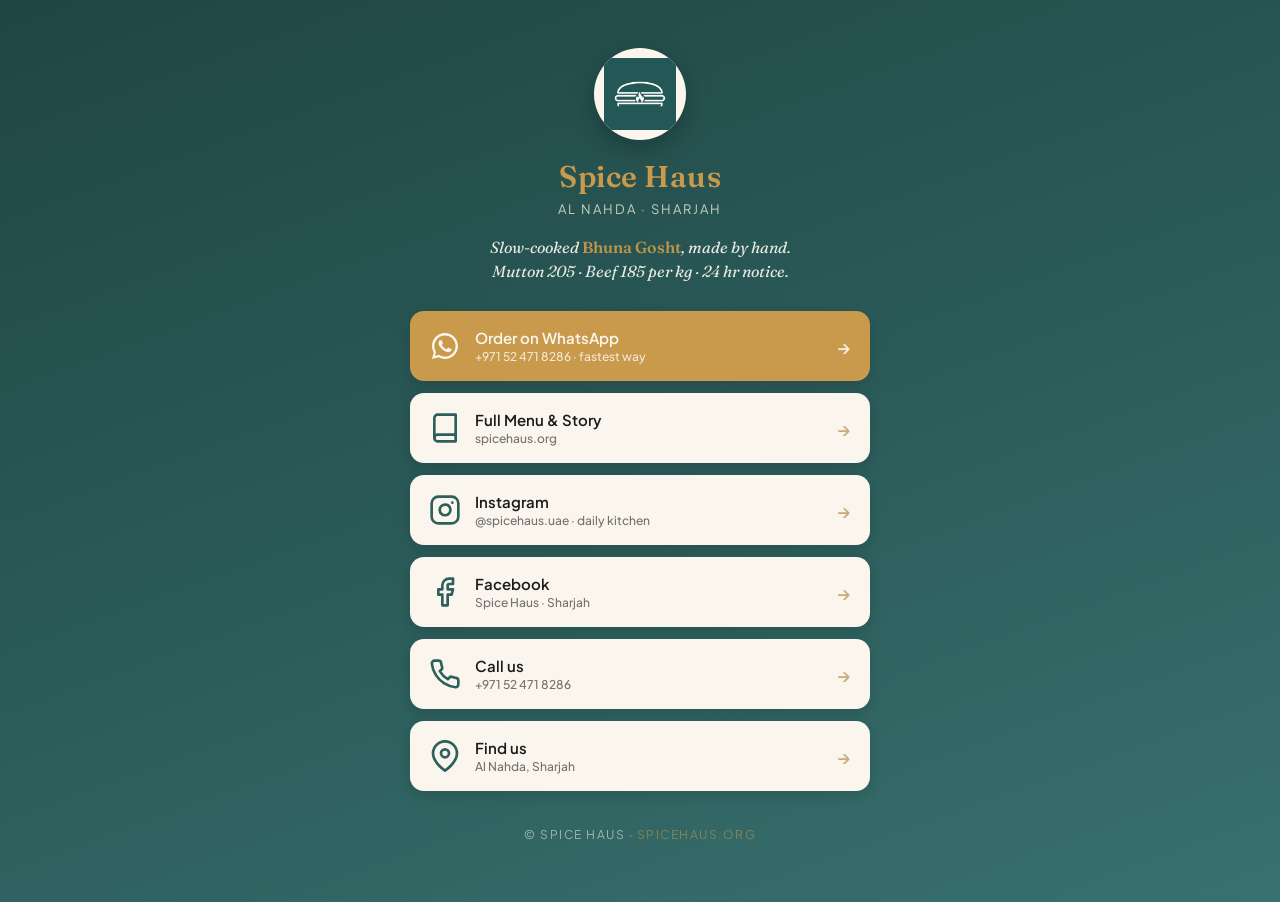
<file: links/index.html>
<!DOCTYPE html>
<html lang="en">
<head>
  <meta charset="UTF-8" />
  <meta name="viewport" content="width=device-width, initial-scale=1.0" />
  <meta name="theme-color" content="#2D5F5D" />
  <title>Spice Haus · Links</title>
  <meta name="description" content="Spice Haus — Bhuna Gosht from Al Nahda, Sharjah. Order, follow, and find us." />

  <meta property="og:title" content="Spice Haus — Links" />
  <meta property="og:description" content="Order, follow, and find Spice Haus — slow-cooked Bhuna Gosht from Al Nahda, Sharjah." />
  <meta property="og:image" content="https://spicehaus.org/assets/link-preview.jpg" />
  <meta property="og:url" content="https://spicehaus.org/links/" />
  <meta property="og:type" content="website" />

  <link rel="icon" type="image/png" href="../assets/favicon.png" />
  <link rel="apple-touch-icon" href="../assets/favicon.png" />

  <link rel="preconnect" href="https://fonts.googleapis.com" />
  <link rel="preconnect" href="https://fonts.gstatic.com" crossorigin />
  <link href="https://fonts.googleapis.com/css2?family=Fraunces:ital,opsz,wght@0,9..144,500;0,9..144,600;1,9..144,500&family=Plus+Jakarta+Sans:wght@400;500;600;700&display=swap" rel="stylesheet" />

  <!-- GA4 with Consent Mode v2 -->
  <script async src="https://www.googletagmanager.com/gtag/js?id=G-Q44MRGDBTX"></script>
  <script>
    window.dataLayer = window.dataLayer || [];
    function gtag(){dataLayer.push(arguments);}
    var __shConsent = null;
    try { __shConsent = localStorage.getItem('sh_consent_v1'); } catch (e) {}
    gtag('consent', 'default', {
      ad_storage:        __shConsent === 'granted' ? 'granted' : 'denied',
      analytics_storage: __shConsent === 'granted' ? 'granted' : 'denied',
      ad_user_data:      __shConsent === 'granted' ? 'granted' : 'denied',
      ad_personalization: 'denied',
      wait_for_update: 500
    });
    gtag('js', new Date());
    gtag('config', 'G-Q44MRGDBTX', { anonymize_ip: true, page_path: '/links' });
  </script>

  <style>
    :root {
      --teal: #2D5F5D;
      --teal-dark: #1f4644;
      --cream: #FAF6EE;
      --cream-soft: #f3ecd9;
      --brass: #C99A4B;
      --brass-dark: #a87d34;
      --ink: #1b1b1b;
    }
    * { box-sizing: border-box; margin: 0; padding: 0; }
    html, body { min-height: 100vh; }
    body {
      font-family: 'Plus Jakarta Sans', system-ui, sans-serif;
      background: linear-gradient(160deg, var(--teal-dark) 0%, var(--teal) 60%, #38716e 100%);
      color: var(--cream);
      -webkit-font-smoothing: antialiased;
      padding: 48px 20px 60px;
      display: flex;
      flex-direction: column;
      align-items: center;
    }

    .container {
      width: 100%;
      max-width: 460px;
    }

    .brand {
      text-align: center;
      margin-bottom: 28px;
    }
    .brand-mark {
      width: 92px;
      height: 92px;
      border-radius: 50%;
      background: var(--cream);
      margin: 0 auto 18px;
      display: flex;
      align-items: center;
      justify-content: center;
      box-shadow: 0 8px 24px rgba(0,0,0,0.25);
      overflow: hidden;
    }
    .brand-mark img {
      width: 78%;
      height: 78%;
      object-fit: contain;
    }
    .brand-name {
      font-family: 'Fraunces', serif;
      font-weight: 600;
      font-size: 30px;
      letter-spacing: 0.5px;
      color: var(--brass);
    }
    .brand-tag {
      margin-top: 6px;
      font-size: 13px;
      letter-spacing: 2px;
      text-transform: uppercase;
      color: var(--cream-soft);
      opacity: 0.8;
    }
    .brand-bio {
      margin-top: 18px;
      font-family: 'Fraunces', serif;
      font-style: italic;
      font-size: 16px;
      line-height: 1.5;
      color: var(--cream);
      opacity: 0.92;
    }
    .brand-bio strong {
      font-style: normal;
      font-weight: 600;
      color: var(--brass);
    }

    .links { margin-top: 28px; display: flex; flex-direction: column; gap: 12px; }

    .link {
      display: flex;
      align-items: center;
      gap: 14px;
      background: var(--cream);
      color: var(--ink);
      text-decoration: none;
      padding: 16px 18px;
      border-radius: 14px;
      font-weight: 600;
      font-size: 16px;
      box-shadow: 0 4px 14px rgba(0,0,0,0.15);
      transition: transform 0.15s ease, box-shadow 0.15s ease;
      border: 1.5px solid transparent;
    }
    .link:hover {
      transform: translateY(-2px);
      box-shadow: 0 8px 22px rgba(0,0,0,0.22);
      border-color: var(--brass);
    }
    .link .icon {
      width: 32px;
      height: 32px;
      flex-shrink: 0;
      display: flex;
      align-items: center;
      justify-content: center;
    }
    .link .icon svg { width: 100%; height: 100%; }
    .link .text { flex: 1; }
    .link .text .label { display: block; font-size: 15px; }
    .link .text .sub { display: block; font-size: 12px; font-weight: 500; opacity: 0.6; margin-top: 2px; }
    .link .arrow {
      font-size: 18px;
      color: var(--brass-dark);
      opacity: 0.6;
    }

    .link.primary {
      background: var(--brass);
      color: var(--cream);
    }
    .link.primary .text .sub { color: var(--cream); opacity: 0.85; }
    .link.primary .arrow { color: var(--cream); opacity: 0.9; }

    .footer {
      margin-top: 36px;
      text-align: center;
      font-size: 12px;
      letter-spacing: 1.5px;
      text-transform: uppercase;
      color: var(--cream);
      opacity: 0.55;
    }
    .footer a { color: var(--brass); text-decoration: none; }
  </style>
</head>
<body>
  <div class="container">

    <div class="brand">
      <div class="brand-mark">
        <img src="../assets/favicon.png" alt="Spice Haus" onerror="this.style.display='none'" />
      </div>
      <div class="brand-name">Spice Haus</div>
      <div class="brand-tag">Al Nahda · Sharjah</div>
      <p class="brand-bio">
        Slow-cooked <strong>Bhuna Gosht</strong>, made by hand.<br/>
        Mutton 205 · Beef 185 per kg · 24 hr notice.
      </p>
    </div>

    <div class="links">

      <a class="link primary" href="https://wa.me/971524718286?text=Hi%20Spice%20Haus%2C%20I'd%20like%20to%20order" target="_blank" rel="noopener" data-event="link_whatsapp">
        <div class="icon">
          <svg viewBox="0 0 32 32" fill="currentColor"><path d="M16.001 3C8.82 3 3 8.82 3 16c0 2.293.6 4.532 1.74 6.501L3 29l6.65-1.74A12.93 12.93 0 0016.001 29C23.18 29 29 23.18 29 16S23.18 3 16.001 3zm0 23.6c-1.99 0-3.94-.534-5.64-1.547l-.404-.24-3.95 1.034 1.054-3.85-.263-.41A10.55 10.55 0 015.4 16C5.4 10.15 10.15 5.4 16.001 5.4S26.6 10.15 26.6 16s-4.75 10.6-10.6 10.6zm5.81-7.94c-.318-.16-1.88-.928-2.171-1.034-.292-.107-.503-.16-.715.16-.21.318-.82 1.034-1.005 1.245-.185.213-.37.24-.688.08-.318-.16-1.34-.494-2.553-1.575-.944-.842-1.581-1.882-1.766-2.2-.185-.318-.02-.49.139-.65.143-.142.318-.37.477-.555.16-.186.213-.318.32-.531.105-.213.053-.398-.027-.557-.08-.16-.715-1.722-.98-2.358-.258-.62-.52-.535-.715-.546l-.61-.011a1.17 1.17 0 00-.85.398c-.293.318-1.117 1.092-1.117 2.66 0 1.566 1.144 3.082 1.303 3.295.16.213 2.252 3.44 5.46 4.823.764.33 1.359.527 1.823.674.766.244 1.464.21 2.015.127.615-.092 1.88-.768 2.146-1.51.265-.74.265-1.376.185-1.51-.08-.132-.292-.213-.61-.372z"/></svg>
        </div>
        <div class="text">
          <span class="label">Order on WhatsApp</span>
          <span class="sub">+971 52 471 8286 · fastest way</span>
        </div>
        <span class="arrow">→</span>
      </a>

      <a class="link" href="https://spicehaus.org/" target="_blank" rel="noopener" data-event="link_menu">
        <div class="icon">
          <svg viewBox="0 0 24 24" fill="none" stroke="#2D5F5D" stroke-width="2" stroke-linecap="round" stroke-linejoin="round"><path d="M4 19.5A2.5 2.5 0 0 1 6.5 17H20"/><path d="M6.5 2H20v20H6.5A2.5 2.5 0 0 1 4 19.5v-15A2.5 2.5 0 0 1 6.5 2z"/></svg>
        </div>
        <div class="text">
          <span class="label">Full Menu & Story</span>
          <span class="sub">spicehaus.org</span>
        </div>
        <span class="arrow">→</span>
      </a>

      <a class="link" href="https://instagram.com/spicehaus.uae" target="_blank" rel="noopener" data-event="link_instagram">
        <div class="icon">
          <svg viewBox="0 0 24 24" fill="none" stroke="#2D5F5D" stroke-width="2" stroke-linecap="round" stroke-linejoin="round"><rect x="2" y="2" width="20" height="20" rx="5" ry="5"/><path d="M16 11.37A4 4 0 1 1 12.63 8 4 4 0 0 1 16 11.37z"/><line x1="17.5" y1="6.5" x2="17.51" y2="6.5"/></svg>
        </div>
        <div class="text">
          <span class="label">Instagram</span>
          <span class="sub">@spicehaus.uae · daily kitchen</span>
        </div>
        <span class="arrow">→</span>
      </a>

      <a class="link" href="https://www.facebook.com/profile.php?id=61590814074560" target="_blank" rel="noopener" data-event="link_facebook">
        <div class="icon">
          <svg viewBox="0 0 24 24" fill="none" stroke="#2D5F5D" stroke-width="2" stroke-linecap="round" stroke-linejoin="round"><path d="M18 2h-3a5 5 0 0 0-5 5v3H7v4h3v8h4v-8h3l1-4h-4V7a1 1 0 0 1 1-1h3z"/></svg>
        </div>
        <div class="text">
          <span class="label">Facebook</span>
          <span class="sub">Spice Haus · Sharjah</span>
        </div>
        <span class="arrow">→</span>
      </a>

      <a class="link" href="tel:+971524718286" data-event="link_call">
        <div class="icon">
          <svg viewBox="0 0 24 24" fill="none" stroke="#2D5F5D" stroke-width="2" stroke-linecap="round" stroke-linejoin="round"><path d="M22 16.92v3a2 2 0 0 1-2.18 2 19.79 19.79 0 0 1-8.63-3.07 19.5 19.5 0 0 1-6-6 19.79 19.79 0 0 1-3.07-8.67A2 2 0 0 1 4.11 2h3a2 2 0 0 1 2 1.72 12.84 12.84 0 0 0 .7 2.81 2 2 0 0 1-.45 2.11L8.09 9.91a16 16 0 0 0 6 6l1.27-1.27a2 2 0 0 1 2.11-.45 12.84 12.84 0 0 0 2.81.7A2 2 0 0 1 22 16.92z"/></svg>
        </div>
        <div class="text">
          <span class="label">Call us</span>
          <span class="sub">+971 52 471 8286</span>
        </div>
        <span class="arrow">→</span>
      </a>

      <a class="link" href="https://maps.google.com/?q=Al+Nahda+Sharjah" target="_blank" rel="noopener" data-event="link_location">
        <div class="icon">
          <svg viewBox="0 0 24 24" fill="none" stroke="#2D5F5D" stroke-width="2" stroke-linecap="round" stroke-linejoin="round"><path d="M21 10c0 7-9 13-9 13s-9-6-9-13a9 9 0 0 1 18 0z"/><circle cx="12" cy="10" r="3"/></svg>
        </div>
        <div class="text">
          <span class="label">Find us</span>
          <span class="sub">Al Nahda, Sharjah</span>
        </div>
        <span class="arrow">→</span>
      </a>

    </div>

    <div class="footer">
      © Spice Haus · <a href="https://spicehaus.org">spicehaus.org</a>
    </div>

  </div>

  <script>
    // Light click tracking for GA4
    document.querySelectorAll('.link').forEach(el => {
      el.addEventListener('click', () => {
        if (typeof gtag === 'function') {
          gtag('event', el.dataset.event || 'link_click', {
            link_url: el.href,
            page_path: '/links'
          });
        }
      });
    });
  </script>
</body>
</html>
</file>
<file: css/style.css>
/* ============================================
   Spice Haus — Bhuna Gosht by Kilo
   Brand palette: teal + cream + brass
   ============================================ */

:root {
  /* Type scale */
  --text-xs: clamp(0.75rem, 0.7rem + 0.25vw, 0.875rem);
  --text-sm: clamp(0.875rem, 0.8rem + 0.35vw, 1rem);
  --text-base: clamp(1rem, 0.95rem + 0.25vw, 1.125rem);
  --text-lg: clamp(1.125rem, 1rem + 0.75vw, 1.5rem);
  --text-xl: clamp(1.5rem, 1.2rem + 1.25vw, 2.25rem);
  --text-2xl: clamp(2rem, 1.4rem + 2.5vw, 3.5rem);
  --text-3xl: clamp(2.75rem, 1.5rem + 4vw, 5rem);
  --text-hero: clamp(2.75rem, 1rem + 6vw, 6rem);

  /* Spacing (4px base) */
  --space-1: .25rem;  --space-2: .5rem;  --space-3: .75rem;
  --space-4: 1rem;    --space-5: 1.25rem; --space-6: 1.5rem;
  --space-8: 2rem;    --space-10: 2.5rem; --space-12: 3rem;
  --space-16: 4rem;   --space-20: 5rem;  --space-24: 6rem;
  --space-32: 8rem;

  /* Brand colors (from real logo) */
  --teal-900: #1F4341;
  --teal-800: #284f4d;
  --teal-700: #2D5F5D;   /* primary brand */
  --teal-600: #3a7472;
  --teal-500: #538b89;

  --cream-50:  #FAF6EE;   /* paper */
  --cream-100: #F2EBDB;
  --cream-200: #E6DCC4;
  --cream-300: #d4c6a7;

  --brass-500: #C99A4B;   /* accent */
  --brass-600: #b3863a;
  --brass-700: #8e6926;

  --maroon-700: #6E2A1C;  /* deep meat-sauce */

  --wa-green: #25D366;
  --wa-green-dark: #1ebd5a;

  --ink-900: #16201f;
  --ink-700: #2a3937;
  --ink-500: #5a6d6b;
  --ink-300: #98a8a6;

  /* Surfaces (default = teal page) */
  --color-bg: var(--teal-700);
  --color-surface: var(--teal-800);
  --color-surface-2: var(--teal-900);
  --color-text: var(--cream-50);
  --color-text-muted: rgba(250,246,238,0.72);
  --color-text-faint: rgba(250,246,238,0.5);
  --color-border: rgba(250,246,238,0.18);

  --radius-sm: 6px;
  --radius-md: 12px;
  --radius-lg: 20px;
  --radius-xl: 28px;
  --radius-full: 9999px;

  --transition: 220ms cubic-bezier(0.16, 1, 0.3, 1);

  --shadow-sm: 0 2px 8px rgba(0,0,0,.18);
  --shadow-md: 0 12px 36px rgba(0,0,0,.28);
  --shadow-lg: 0 24px 64px rgba(0,0,0,.36);

  --content-narrow: 640px;
  --content-default: 1120px;
  --content-wide: 1400px;

  --font-display: 'Fraunces', 'Cormorant Garamond', Georgia, serif;
  --font-body: 'Plus Jakarta Sans', 'Inter', system-ui, sans-serif;
  --font-mono: 'JetBrains Mono', ui-monospace, monospace;
}

/* Cream section surface */
.surface-cream {
  --color-bg: var(--cream-50);
  --color-surface: #fff;
  --color-text: var(--ink-900);
  --color-text-muted: var(--ink-500);
  --color-text-faint: var(--ink-300);
  --color-border: rgba(45, 95, 93, 0.18);
  background: var(--cream-50);
  color: var(--ink-900);
}

/* ============================================
   Reset
   ============================================ */
*, *::before, *::after { box-sizing: border-box; margin: 0; padding: 0; }
html {
  -webkit-font-smoothing: antialiased;
  -moz-osx-font-smoothing: grayscale;
  text-rendering: optimizeLegibility;
  scroll-behavior: smooth;
  scroll-padding-top: 80px;
  background: var(--teal-700);
}
body {
  min-height: 100dvh;
  line-height: 1.6;
  font-family: var(--font-body);
  font-size: var(--text-base);
  color: var(--cream-50);
  background: var(--teal-700);
  overflow-x: hidden;
}
img, picture, video, svg { display: block; max-width: 100%; height: auto; }
button { cursor: pointer; background: none; border: none; color: inherit; font: inherit; }
input, textarea, select { font: inherit; color: inherit; }
a { color: inherit; text-decoration: none; }
ul, ol { list-style: none; }

h1, h2, h3, h4 {
  font-family: var(--font-display);
  font-weight: 500;
  line-height: 1.05;
  text-wrap: balance;
  letter-spacing: -0.015em;
}

p { text-wrap: pretty; max-width: 62ch; }

::selection { background: var(--brass-500); color: var(--ink-900); }

:focus-visible {
  outline: 2px solid var(--brass-500);
  outline-offset: 3px;
  border-radius: var(--radius-sm);
}

a, button, [role="button"], input, textarea, select {
  transition: color var(--transition),
              background var(--transition),
              border-color var(--transition),
              transform var(--transition),
              box-shadow var(--transition);
}

@media (prefers-reduced-motion: reduce) {
  *, *::before, *::after {
    animation-duration: 0.01ms !important;
    transition-duration: 0.01ms !important;
    scroll-behavior: auto !important;
  }
}

/* ============================================
   Utilities
   ============================================ */
.container {
  width: 100%;
  max-width: var(--content-default);
  margin: 0 auto;
  padding-inline: clamp(var(--space-5), 5vw, var(--space-16));
}
.container--wide { max-width: var(--content-wide); }

.eyebrow {
  font-family: var(--font-body);
  font-size: var(--text-xs);
  font-weight: 600;
  letter-spacing: 0.22em;
  text-transform: uppercase;
  color: var(--brass-500);
  display: inline-flex;
  align-items: center;
  gap: var(--space-3);
}
.eyebrow::before {
  content: "";
  width: 28px;
  height: 1.5px;
  background: var(--brass-500);
}

/* ============================================
   Buttons
   ============================================ */
.btn {
  display: inline-flex;
  align-items: center;
  justify-content: center;
  gap: var(--space-2);
  padding: var(--space-4) var(--space-6);
  font-size: var(--text-sm);
  font-weight: 700;
  letter-spacing: 0.02em;
  border-radius: var(--radius-full);
  border: 2px solid var(--brass-500);
  white-space: nowrap;
  text-align: center;
  box-shadow: 0 0 0 1px rgba(201, 154, 75, 0.18);
  transition: all 200ms ease;
}
.btn-wa {
  background: var(--wa-green);
  color: #fff;
  box-shadow: 0 0 0 1px rgba(201, 154, 75, 0.18), 0 10px 24px rgba(37, 211, 102, 0.32);
}
.btn-wa:hover {
  background: var(--wa-green-dark);
  transform: translateY(-2px);
  box-shadow: 0 0 0 1px rgba(201, 154, 75, 0.25), 0 16px 32px rgba(37, 211, 102, 0.4);
  border-color: var(--brass-600);
}

.btn-primary {
  background: var(--brass-500);
  color: var(--ink-900);
  border-color: var(--brass-600);
}
.btn-primary:hover {
  background: var(--brass-600);
  color: #fff;
  transform: translateY(-2px);
  border-color: var(--brass-500);
}

.btn-ghost {
  background: transparent;
  border-color: var(--brass-500);
  color: inherit;
  opacity: 0.9;
}
.btn-ghost:hover { opacity: 1; border-color: var(--brass-600); }

.btn-lg { padding: var(--space-5) var(--space-8); font-size: var(--text-base); }

/* ============================================
   Header
   ============================================ */
.site-header {
  position: fixed;
  inset: 0 0 auto 0;
  z-index: 100;
  padding-block: var(--space-4);
  background: rgba(45, 95, 93, 0.4);
  backdrop-filter: blur(16px) saturate(140%);
  -webkit-backdrop-filter: blur(16px) saturate(140%);
  border-bottom: 1px solid transparent;
  transition: padding .3s ease, background .3s ease, border-color .3s ease;
}
.site-header.scrolled {
  padding-block: var(--space-3);
  background: rgba(31, 67, 65, 0.95);
  border-bottom-color: var(--color-border);
}

.nav {
  display: flex;
  align-items: center;
  justify-content: space-between;
  gap: var(--space-6);
}

.brand {
  display: inline-flex;
  align-items: center;
  gap: 12px;
  color: var(--cream-50);
  text-decoration: none;
}
.brand-mark {
  height: 44px;
  width: auto;
  display: block;
  flex-shrink: 0;
  object-fit: contain;
  padding: 2px 0 4px;
}
.brand-stack {
  display: flex;
  flex-direction: column;
  align-items: flex-start;
  gap: 4px;
  line-height: 1;
}
.brand-name {
  font-family: var(--font-display, 'Playfair Display', Georgia, serif);
  font-size: 24px;
  font-weight: 700;
  letter-spacing: 0.01em;
  color: var(--cream-50);
  line-height: 1;
}
.brand-tag {
  font-size: 10px;
  letter-spacing: 0.28em;
  text-transform: uppercase;
  color: var(--brass-500);
  font-weight: 700;
  line-height: 1;
}
@media (max-width: 640px) {
  .brand { gap: 10px; }
  .brand-mark { height: 36px; padding: 2px 0 3px; }
  .brand-name { font-size: 19px; }
  .brand-tag { font-size: 9px; letter-spacing: 0.22em; }
}

.nav-links {
  display: flex;
  gap: var(--space-8);
  align-items: center;
}
.nav-links a {
  font-size: var(--text-sm);
  font-weight: 500;
  color: rgba(250,246,238,0.78);
  position: relative;
}
.nav-links a:hover, .nav-links a.active { color: var(--cream-50); }
.nav-links a.active::after {
  content: "";
  position: absolute;
  left: 0; right: 0; bottom: -8px;
  height: 2px;
  background: var(--brass-500);
}

.nav-toggle {
  display: none;
  width: 42px; height: 42px;
  align-items: center; justify-content: center;
  border-radius: var(--radius-full);
  border: 1px solid var(--color-border);
}
.nav-toggle svg { width: 22px; height: 22px; }

@media (max-width: 880px) {
  .nav-links, .nav .btn { display: none; }
  .nav-toggle { display: inline-flex; }
  .nav-links.open {
    display: flex;
    flex-direction: column;
    position: absolute;
    top: 100%; left: 0; right: 0;
    background: var(--teal-900);
    padding: var(--space-6);
    gap: var(--space-5);
    border-top: 1px solid var(--color-border);
    box-shadow: var(--shadow-lg);
  }
}

/* ============================================
   Hero
   ============================================ */
.hero {
  position: relative;
  min-height: 100dvh;
  padding-top: 100px;
  padding-bottom: var(--space-16);
  display: grid;
  grid-template-columns: 1.05fr 1fr;
  gap: clamp(var(--space-8), 5vw, var(--space-16));
  align-items: center;
  overflow: hidden;
}

.hero::before {
  content: "";
  position: absolute;
  inset: 0;
  background:
    radial-gradient(ellipse at 80% 30%, rgba(201, 154, 75, 0.18), transparent 60%),
    radial-gradient(ellipse at 20% 80%, rgba(110, 42, 28, 0.22), transparent 60%);
  z-index: 0;
  pointer-events: none;
}

.hero-content {
  position: relative;
  z-index: 2;
  padding-left: clamp(var(--space-5), 5vw, var(--space-16));
  max-width: 640px;
}

.hero h1 {
  font-size: var(--text-hero);
  font-weight: 400;
  line-height: 0.98;
  margin-block: var(--space-5) var(--space-5);
}
.hero h1 em {
  font-style: italic;
  color: var(--brass-500);
  font-weight: 400;
}

.hero-sub {
  font-size: var(--text-base);
  color: var(--color-text-muted);
  max-width: 54ch;
  margin-bottom: var(--space-8);
}

.hero-meta {
  display: flex;
  gap: var(--space-6);
  flex-wrap: wrap;
  margin-bottom: var(--space-8);
  padding-block: var(--space-5);
  border-top: 1px solid var(--color-border);
  border-bottom: 1px solid var(--color-border);
}
.hero-meta .stat .label {
  font-family: var(--font-display);
  font-size: var(--text-xl);
  color: var(--brass-500);
  display: block;
  line-height: 1;
  letter-spacing: 0;
  text-transform: none;
}
.hero-meta .stat .num {
  font-family: var(--font-body);
  font-size: 11px;
  font-weight: 600;
  letter-spacing: 0.18em;
  text-transform: uppercase;
  color: var(--color-text-faint);
  margin-top: var(--space-2);
  display: block;
}
.hero-meta .stat .num small {
  font-family: var(--font-body);
  font-size: 11px;
  font-weight: 600;
  color: var(--color-text-faint);
  letter-spacing: 0.18em;
  margin-left: 2px;
  text-transform: uppercase;
}

.hero-ctas { display: flex; gap: var(--space-3); flex-wrap: wrap; }

.hero-media {
  position: relative;
  z-index: 2;
  padding-right: clamp(var(--space-5), 5vw, var(--space-16));
}
.hero-video {
  position: relative;
  border-radius: var(--radius-xl);
  overflow: hidden;
  box-shadow: var(--shadow-lg);
  aspect-ratio: 4/5;
  background: var(--teal-900);
}
.hero-video video, .hero-video img {
  width: 100%;
  height: 100%;
  object-fit: cover;
}
.hero-video::after {
  content: "";
  position: absolute;
  inset: 0;
  background: linear-gradient(180deg, transparent 60%, rgba(31, 67, 65, 0.5) 100%);
  pointer-events: none;
}

.hero-price-tag {
  position: absolute;
  bottom: 24px;
  left: 24px;
  background: var(--cream-50);
  color: var(--teal-900);
  padding: var(--space-3) var(--space-5);
  border-radius: var(--radius-full);
  font-weight: 700;
  font-size: var(--text-sm);
  display: inline-flex;
  align-items: center;
  gap: var(--space-2);
  box-shadow: var(--shadow-md);
  z-index: 3;
}
.hero-price-tag .dot { width: 6px; height: 6px; border-radius: 50%; background: var(--brass-500); }

@media (max-width: 880px) {
  .hero {
    grid-template-columns: 1fr;
    padding-top: 120px;
    min-height: auto;
  }
  .hero-content, .hero-media { padding-inline: clamp(var(--space-5), 5vw, var(--space-10)); }
  .hero-video { aspect-ratio: 3/4; }
}

/* ============================================
   Sections
   ============================================ */
section { padding-block: clamp(var(--space-16), 10vw, var(--space-32)); position: relative; }

.section-header { margin-bottom: var(--space-12); max-width: 640px; }
.section-header h2 {
  font-size: var(--text-2xl);
  margin-block: var(--space-4) var(--space-5);
  letter-spacing: -0.02em;
}
.section-intro {
  font-size: var(--text-lg);
  color: var(--color-text-muted);
  max-width: 56ch;
}

/* ============================================
   The Dish
   ============================================ */
.dish-grid {
  display: grid;
  grid-template-columns: 1fr 1fr;
  gap: clamp(var(--space-8), 5vw, var(--space-16));
  align-items: start;
}

.dish-image {
  position: relative;
  aspect-ratio: 4/5;
  border-radius: var(--radius-xl);
  overflow: hidden;
  box-shadow: var(--shadow-lg);
  background: var(--teal-700);
}
.dish-image img { width: 100%; height: 100%; object-fit: cover; }

.dish-points {
  display: grid;
  gap: var(--space-5);
  margin-top: var(--space-8);
}
.dish-point {
  display: grid;
  grid-template-columns: 44px 1fr;
  gap: var(--space-4);
  padding-bottom: var(--space-5);
  border-bottom: 1px solid var(--color-border);
}
.dish-point:last-child { border-bottom: none; }
.dish-point .icon {
  width: 44px; height: 44px;
  display: inline-flex; align-items: center; justify-content: center;
  border-radius: 50%;
  background: rgba(201, 154, 75, 0.15);
  color: var(--brass-500);
}
.dish-point .icon svg { width: 22px; height: 22px; }
.dish-point h4 {
  font-family: var(--font-body);
  font-size: var(--text-base);
  font-weight: 700;
  margin-bottom: 4px;
  color: var(--color-text);
}
.dish-point p {
  font-size: var(--text-sm);
  color: var(--color-text-muted);
  margin: 0;
}

@media (max-width: 880px) {
  .dish-grid { grid-template-columns: 1fr; }
  .dish-image { aspect-ratio: 4/3; }
}

/* ============================================
   How it works
   ============================================ */
.steps {
  display: grid;
  grid-template-columns: repeat(3, 1fr);
  gap: var(--space-6);
  margin-top: var(--space-12);
}
.step {
  padding: var(--space-8);
  border-radius: var(--radius-lg);
  background: rgba(31, 67, 65, 0.45);
  border: 1px solid var(--color-border);
  position: relative;
}
.surface-cream .step {
  background: #fff;
  border-color: rgba(45,95,93,0.12);
  box-shadow: var(--shadow-sm);
}
.step-num {
  font-family: var(--font-display);
  font-size: 3.5rem;
  line-height: 1;
  color: var(--brass-500);
  font-style: italic;
  margin-bottom: var(--space-4);
}
.step h3 {
  font-family: var(--font-body);
  font-size: var(--text-lg);
  font-weight: 700;
  margin-bottom: var(--space-2);
}
.step p { font-size: var(--text-sm); color: var(--color-text-muted); margin: 0; }

@media (max-width: 880px) {
  .steps { grid-template-columns: 1fr; }
}

/* ============================================
   About
   ============================================ */
.about-grid {
  display: grid;
  grid-template-columns: 1.1fr 1fr;
  gap: clamp(var(--space-8), 5vw, var(--space-16));
  align-items: center;
}
.about-text p { color: var(--color-text-muted); margin-bottom: var(--space-4); }
.about-text p strong { color: var(--color-text); font-weight: 600; }
.about-card {
  padding: var(--space-8);
  border-radius: var(--radius-lg);
  background: var(--teal-800);
  color: var(--cream-50);
  border: 1px solid var(--teal-600);
}
.about-card h3 {
  font-family: var(--font-body);
  font-size: var(--text-base);
  font-weight: 700;
  margin-bottom: var(--space-2);
  color: var(--brass-500);
  letter-spacing: 0.05em;
  text-transform: uppercase;
}
.about-card-list { display: grid; gap: var(--space-4); margin-top: var(--space-4); }
.about-card-item {
  display: grid;
  grid-template-columns: 100px 1fr;
  gap: var(--space-4);
  padding-block: var(--space-2);
  border-bottom: 1px dashed rgba(250,246,238,0.15);
  font-size: var(--text-sm);
}
.about-card-item:last-child { border-bottom: none; }
.about-card-item .key { color: rgba(250,246,238,0.65); letter-spacing: 0.08em; text-transform: uppercase; font-size: 11px; font-weight: 600; align-self: center; }
.about-card-item .val { color: var(--cream-50); font-weight: 500; }

@media (max-width: 880px) {
  .about-grid { grid-template-columns: 1fr; }
}

/* ============================================
   FAQ
   ============================================ */
.faq-list {
  margin-top: var(--space-10);
  border-top: 1px solid var(--color-border);
}
.faq-item { border-bottom: 1px solid var(--color-border); }
.faq-q {
  width: 100%;
  text-align: left;
  padding: var(--space-6) 0;
  display: flex;
  align-items: center;
  justify-content: space-between;
  gap: var(--space-4);
  font-family: var(--font-display);
  font-size: var(--text-lg);
  color: var(--color-text);
  font-weight: 500;
}
.faq-q .ico {
  width: 28px; height: 28px;
  border-radius: 50%;
  display: inline-flex; align-items: center; justify-content: center;
  background: rgba(201, 154, 75, 0.18);
  color: var(--brass-500);
  flex-shrink: 0;
  transition: transform var(--transition);
}
.faq-item.open .faq-q .ico { transform: rotate(45deg); }
.faq-a {
  max-height: 0;
  overflow: hidden;
  transition: max-height 400ms cubic-bezier(0.16, 1, 0.3, 1);
}
.faq-item.open .faq-a { max-height: 1200px; }
.faq-a-inner {
  padding-bottom: var(--space-6);
  font-size: var(--text-base);
  color: var(--color-text-muted);
  max-width: 64ch;
}
.faq-a-inner p { margin: 0 0 var(--space-4) 0; }

/* Supplier card (Meat One inside FAQ) */
.supplier-card {
  display: inline-flex;
  align-items: center;
  gap: var(--space-4);
  padding: 12px 20px 12px 12px;
  margin-top: var(--space-3);
  background: rgba(250, 246, 238, 0.05);
  border: 1px solid rgba(250, 246, 238, 0.12);
  border-radius: 12px;
  text-decoration: none;
  color: inherit;
  transition: background 200ms ease, border-color 200ms ease, transform 200ms ease;
  max-width: 100%;
}
.supplier-card:hover {
  background: rgba(250, 246, 238, 0.09);
  border-color: rgba(201, 154, 75, 0.5);
  transform: translateY(-1px);
}
.supplier-card img {
  width: 56px;
  height: 56px;
  object-fit: contain;
  flex-shrink: 0;
  background: #fff;
  border-radius: 8px;
  padding: 4px;
}
.supplier-card-text {
  display: flex;
  flex-direction: column;
  gap: 2px;
  line-height: 1.35;
  min-width: 0;
}
.supplier-card-label {
  font-size: 11px;
  font-weight: 700;
  letter-spacing: 0.12em;
  text-transform: uppercase;
  color: var(--brass-500, #C99A4B);
}
.supplier-card-name {
  font-size: 14px;
  font-weight: 600;
  color: var(--cream-50, #FAF6EE);
}
@media (max-width: 480px) {
  .supplier-card { padding: 10px 16px 10px 10px; gap: 12px; }
  .supplier-card img { width: 48px; height: 48px; }
  .supplier-card-name { font-size: 13px; }
}

/* ============================================
   Footer
   ============================================ */
.footer {
  padding-block: var(--space-16) var(--space-8);
  background: var(--teal-900);
  border-top: 1px solid var(--color-border);
}
.footer-grid {
  display: grid;
  grid-template-columns: 1.4fr 1fr 1fr;
  gap: var(--space-10);
  margin-bottom: var(--space-12);
}
.footer h4 {
  font-family: var(--font-body);
  font-size: 11px;
  font-weight: 600;
  letter-spacing: 0.22em;
  text-transform: uppercase;
  color: var(--brass-500);
  margin-bottom: var(--space-5);
}
.footer p, .footer li, .footer a { font-size: var(--text-sm); color: rgba(250,246,238,0.72); }
.footer li { margin-bottom: var(--space-2); }
.footer a:hover { color: var(--cream-50); }
.footer-brand { display: flex; align-items: center; gap: var(--space-3); margin-bottom: var(--space-4); color: var(--cream-50); }

.footer-bottom {
  display: flex;
  flex-wrap: wrap;
  justify-content: space-between;
  gap: var(--space-4);
  padding-top: var(--space-6);
  border-top: 1px solid var(--color-border);
  font-size: 12px;
  color: rgba(250,246,238,0.4);
  letter-spacing: 0.04em;
}
.footer-socials { display: flex; gap: var(--space-3); }
.footer-socials a {
  width: 40px; height: 40px;
  border-radius: 50%;
  border: 1px solid var(--color-border);
  display: inline-flex; align-items: center; justify-content: center;
  color: rgba(250,246,238,0.72);
}
.footer-socials a:hover { color: var(--brass-500); border-color: var(--brass-500); transform: translateY(-2px); }
.footer-socials svg { width: 18px; height: 18px; }

@media (max-width: 880px) {
  .footer-grid { grid-template-columns: 1fr; gap: var(--space-8); }
}

/* ============================================
   Floating WhatsApp
   ============================================ */
.fab-wa {
  position: fixed;
  bottom: 24px;
  right: 24px;
  z-index: 80;
  width: 60px; height: 60px;
  border-radius: 50%;
  background: var(--wa-green);
  color: #fff;
  display: inline-flex;
  align-items: center; justify-content: center;
  border: 2px solid var(--brass-500);
  box-shadow: 0 14px 36px rgba(37, 211, 102, 0.45);
  transition: all 200ms ease;
}
.fab-wa:hover { transform: translateY(-3px) scale(1.05); background: var(--wa-green-dark); }
.fab-wa svg { width: 30px; height: 30px; }

/* ============================================
   ORDER MODAL
   ============================================ */
.modal {
  position: fixed;
  inset: 0;
  z-index: 200;
  display: none;
  align-items: center;
  justify-content: center;
  padding: var(--space-4);
  background: rgba(15, 30, 29, 0.7);
  backdrop-filter: blur(8px);
  -webkit-backdrop-filter: blur(8px);
}
.modal.open { display: flex; }
.modal-dialog {
  background: var(--cream-50);
  color: var(--ink-900);
  border-radius: var(--radius-xl);
  width: 100%;
  max-width: 560px;
  max-height: 92vh;
  overflow-y: auto;
  box-shadow: var(--shadow-lg);
  position: relative;
  animation: modalIn 320ms cubic-bezier(0.16, 1, 0.3, 1);
}
@keyframes modalIn {
  from { opacity: 0; transform: translateY(20px) scale(0.98); }
  to { opacity: 1; transform: none; }
}
.modal-head {
  padding: var(--space-6) var(--space-8) var(--space-4);
  border-bottom: 1px solid rgba(45,95,93,0.12);
  position: sticky;
  top: 0;
  background: var(--cream-50);
  z-index: 2;
  display: flex;
  align-items: flex-start;
  justify-content: space-between;
  gap: var(--space-4);
}
.modal-head h3 {
  font-family: var(--font-display);
  font-size: var(--text-xl);
  font-weight: 500;
  color: var(--teal-700);
  margin-bottom: 4px;
}
.modal-head p { font-size: var(--text-sm); color: var(--ink-500); margin: 0; }

/* Reserve horizontal space for the charity seal so the title/subtitle
   never crash into it on desktop. The seal lives ~110px wide + ~64px from
   the right edge of the modal, so we cap the title block at ~60% width. */
.modal-head > div:first-child {
  flex: 1 1 auto;
  max-width: calc(100% - 220px);
}
@media (max-width: 720px) {
  .modal-head > div:first-child { max-width: calc(100% - 170px); }
}
@media (max-width: 480px) {
  .modal-head > div:first-child { max-width: 100%; }
}

.modal-close {
  width: 36px; height: 36px;
  border-radius: 50%;
  display: inline-flex; align-items: center; justify-content: center;
  color: var(--ink-700);
  flex-shrink: 0;
  position: absolute;
  top: 12px;
  right: 12px;
  background: rgba(250,246,238,0.85);
  z-index: 3;
}
.modal-close:hover { background: rgba(45,95,93,0.08); }

.modal-body { padding: var(--space-6) var(--space-8); }

.form-grid {
  display: grid;
  grid-template-columns: 1fr 1fr;
  gap: var(--space-4) var(--space-4);
}
.form-field { display: grid; gap: var(--space-2); }
.form-field[hidden], [hidden] { display: none !important; }
.form-field.full { grid-column: 1 / -1; }
.form-field.half { grid-column: span 1; }
.form-field label {
  font-size: 11px;
  font-weight: 700;
  letter-spacing: 0.16em;
  text-transform: uppercase;
  color: var(--ink-700);
}
.form-field label .req { color: var(--maroon-700); }
.form-field input, .form-field select, .form-field textarea {
  background: #fff;
  border: 1.5px solid rgba(45,95,93,0.18);
  border-radius: var(--radius-md);
  padding: var(--space-3) var(--space-4);
  font-size: var(--text-base);
  color: var(--ink-900);
  font-family: var(--font-body);
}
.form-field input:focus, .form-field select:focus, .form-field textarea:focus {
  outline: none;
  border-color: var(--teal-700);
  box-shadow: 0 0 0 3px rgba(45, 95, 93, 0.15);
}
.form-field textarea { resize: vertical; min-height: 84px; }
.form-help {
  font-size: 12px;
  color: var(--ink-500);
  margin-top: 2px;
}

/* Pre-fill hint (returning customer) */
.prefill-hint {
  display: inline-flex;
  align-items: center;
  gap: 6px;
  margin-top: 6px;
  padding: 6px 10px;
  background: rgba(45, 95, 93, 0.08);
  border: 1px solid rgba(201, 154, 75, 0.45);
  border-radius: 999px;
  color: var(--teal-700, #1F4F4D);
  font-size: 12px;
  font-weight: 600;
  width: fit-content;
  max-width: 100%;
}
.prefill-hint svg { color: var(--brass-500); flex-shrink: 0; }

/* Phone input with inline spinner */
.input-with-spinner { position: relative; }
.input-with-spinner input { padding-right: 42px; }
.input-spinner {
  position: absolute;
  right: 14px;
  top: 50%;
  transform: translateY(-50%);
  width: 18px;
  height: 18px;
  border: 2px solid rgba(45,95,93,0.18);
  border-top-color: var(--brass-500, #C99A4B);
  border-radius: 50%;
  animation: phone-spin 0.7s linear infinite;
  pointer-events: none;
}
.input-spinner[hidden] { display: none; }
@keyframes phone-spin { to { transform: translateY(-50%) rotate(360deg); } }

/* delivery toggle */
.toggle-group {
  display: grid;
  grid-template-columns: 1fr 1fr;
  gap: var(--space-2);
  background: rgba(45,95,93,0.06);
  padding: 4px;
  border-radius: var(--radius-md);
}
.toggle-group input { position: absolute; opacity: 0; pointer-events: none; }
.toggle-group label {
  text-align: center;
  padding: var(--space-3);
  border-radius: 8px;
  cursor: pointer;
  font-weight: 600;
  font-size: var(--text-sm);
  color: var(--ink-700);
  letter-spacing: 0;
  text-transform: none;
}
.toggle-group input:checked + label {
  background: var(--teal-700);
  color: #fff;
  box-shadow: var(--shadow-sm);
}

/* order summary */
.order-summary {
  margin-top: var(--space-6);
  padding: var(--space-5) var(--space-6);
  background: var(--teal-700);
  color: var(--cream-50);
  border-radius: var(--radius-md);
}
.order-summary-row {
  display: flex;
  justify-content: space-between;
  font-size: var(--text-sm);
  padding-block: 4px;
}
.order-summary-row.total {
  border-top: 1px dashed rgba(250,246,238,0.3);
  margin-top: var(--space-2);
  padding-top: var(--space-3);
  font-size: var(--text-lg);
  font-weight: 700;
  font-family: var(--font-display);
  color: var(--brass-500);
}

.modal-foot {
  padding: var(--space-4) var(--space-8) var(--space-6);
  display: flex;
  gap: var(--space-3);
  flex-direction: column;
}
.modal-foot .btn { width: 100%; }
.modal-foot .small {
  font-size: 11px;
  color: var(--ink-500);
  text-align: center;
  letter-spacing: 0.04em;
}

.form-error {
  display: none;
  background: #fff;
  border: 1px solid rgba(110, 42, 28, 0.3);
  color: var(--maroon-700);
  padding: var(--space-3) var(--space-4);
  border-radius: var(--radius-md);
  margin-bottom: var(--space-4);
  font-size: var(--text-sm);
}
.form-error.show { display: block; }

.btn-loading {
  pointer-events: none;
  opacity: 0.85;
}
.btn-loading .btn-label { opacity: 0; }
.btn-loading::after {
  content: "";
  position: absolute;
  width: 18px; height: 18px;
  border: 2px solid rgba(255,255,255,0.4);
  border-top-color: #fff;
  border-radius: 50%;
  animation: spin 0.7s linear infinite;
}
.btn-wa { position: relative; }
@keyframes spin { to { transform: rotate(360deg); } }

/* reveal animation */
.reveal {
  opacity: 0;
  transform: translateY(20px);
  transition: opacity 800ms ease, transform 800ms cubic-bezier(0.16, 1, 0.3, 1);
}
.reveal.in { opacity: 1; transform: none; }

/* ============================================
   MOBILE — modal & form responsiveness
   ============================================ */
@media (max-width: 640px) {
  .modal { padding: var(--space-3); align-items: flex-start; padding-top: var(--space-6); }
  .modal-dialog { max-height: 94vh; }
  .modal-head { padding: var(--space-5) var(--space-5) var(--space-4); }
  .modal-body { padding: var(--space-5); }
  .modal-foot { padding: var(--space-4) var(--space-5) var(--space-5); }
  .form-grid { grid-template-columns: 1fr; gap: var(--space-3); }
  .form-field.full { grid-column: auto; }
  .toggle-group label { padding: var(--space-3) var(--space-2); font-size: var(--text-sm); }
}

/* ============================================
   CHARITY SEAL & NOTE — 10% to those in need
   ============================================ */
.modal-head { position: relative; }

.charity-seal {
  position: absolute;
  top: 50%;
  right: 64px;            /* leave room for the close button */
  transform: translateY(-50%);
  width: 130px;
  height: 130px;
  pointer-events: none;
  filter: drop-shadow(0 2px 6px rgba(201,154,75,0.25));
}
.charity-seal svg {
  position: absolute;
  inset: 0;
  width: 100%;
  height: 100%;
  display: block;
}
.charity-seal .seal-ring {
  animation: charity-spin 28s linear infinite;
  transform-origin: 50% 50%;
}
.charity-seal .seal-center { animation: none; }

@keyframes charity-spin {
  from { transform: rotate(0deg); }
  to   { transform: rotate(360deg); }
}
@media (prefers-reduced-motion: reduce) {
  .charity-seal .seal-ring { animation: none; }
}

.charity-note {
  margin-top: var(--space-3, 12px);
  padding: var(--space-3, 12px) var(--space-4, 16px);
  border-radius: 12px;
  /* Stronger contrast for placement inside the dark teal order summary */
  background: rgba(201, 154, 75, 0.18);
  border: 1px solid rgba(201, 154, 75, 0.55);
  color: var(--cream-50, #FAF6EE);
  display: flex;
  align-items: flex-start;
  gap: 10px;
  font-size: 0.875rem;
  line-height: 1.45;
}
.charity-note svg {
  color: var(--brass, #C99A4B);
  flex-shrink: 0;
  margin-top: 2px;
}
.charity-note .charity-hands {
  width: 34px;
  height: 34px;
  margin-top: 0;
}
.charity-note strong { color: var(--brass, #C99A4B); font-weight: 700; }
.charity-note em { font-style: italic; opacity: 0.9; color: var(--cream-50, #FAF6EE); }

@media (max-width: 720px) {
  .charity-seal {
    width: 92px;
    height: 92px;
    right: 56px;
  }
}
@media (max-width: 480px) {
  .charity-seal {
    /* Stay anchored top-right on mobile, smaller, so the title sits beside it */
    position: absolute;
    top: 14px;
    right: 54px;
    transform: none;
    margin: 0;
    width: 72px;
    height: 72px;
  }
  .modal-head {
    /* keep flex row so title aligns; reserve right-side room for seal+close */
    flex-direction: row;
    align-items: flex-start;
    padding-right: 140px;
  }
  .modal-head > div:first-child {
    max-width: 100%;
  }
  .modal-head h3 { font-size: 1.05rem; line-height: 1.25; }
  .modal-head p  { font-size: 0.8rem; }
}

/* ----- Cookie consent banner ----- */
.sh-cookie-banner {
  position: fixed;
  bottom: 16px; left: 16px; right: 16px;
  z-index: 9999;
  background: var(--teal-dark, #2D5F5D);
  color: var(--cream-50, #FAF6EE);
  border-radius: 14px;
  padding: 14px 18px;
  display: flex; flex-wrap: wrap; gap: 14px; align-items: center;
  box-shadow: 0 10px 30px rgba(0,0,0,0.25);
  font-size: 0.92rem;
  line-height: 1.45;
}
.sh-cookie-banner[hidden] { display: none !important; }
.sh-cookie-text { margin: 0; flex: 1 1 280px; }
.sh-cookie-text a {
  color: var(--brass-500, #C99A4B);
  text-decoration: underline;
  margin-left: 4px;
}
.sh-cookie-actions {
  display: flex; gap: 8px; flex: 0 0 auto;
  margin-left: auto;
}
.sh-cookie-btn {
  font: inherit;
  font-weight: 600;
  border-radius: 999px;
  padding: 8px 18px;
  cursor: pointer;
  border: 1.5px solid transparent;
  transition: background 120ms, color 120ms;
}
.sh-cookie-btn.primary {
  background: var(--brass-500, #C99A4B);
  color: #1a1a1a;
}
.sh-cookie-btn.primary:hover { background: #d6a85a; }
.sh-cookie-btn.ghost {
  background: transparent;
  color: var(--cream-50, #FAF6EE);
  border-color: rgba(250,246,238,0.4);
}
.sh-cookie-btn.ghost:hover { background: rgba(250,246,238,0.08); }
@media (max-width: 600px) {
  .sh-cookie-banner { flex-direction: column; align-items: stretch; padding: 14px; }
  .sh-cookie-actions { margin-left: 0; justify-content: flex-end; }
}
</file>
